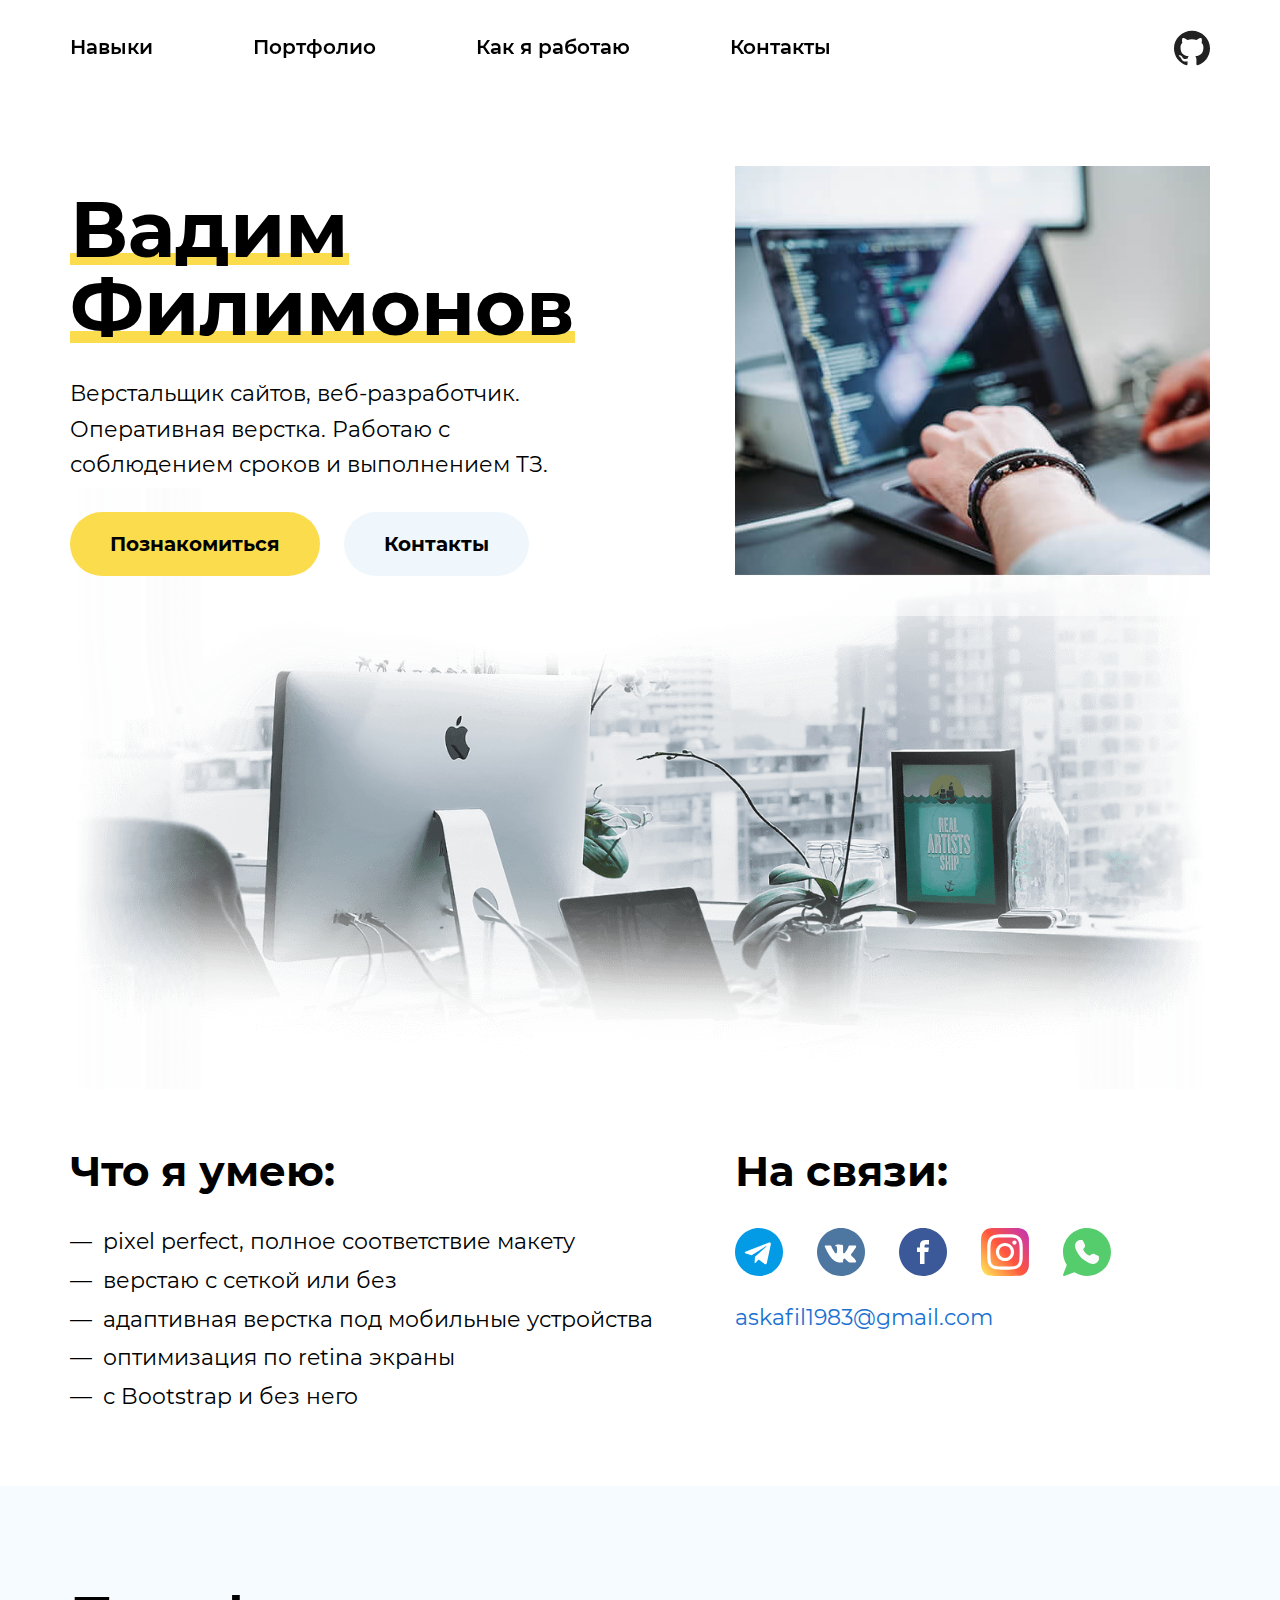
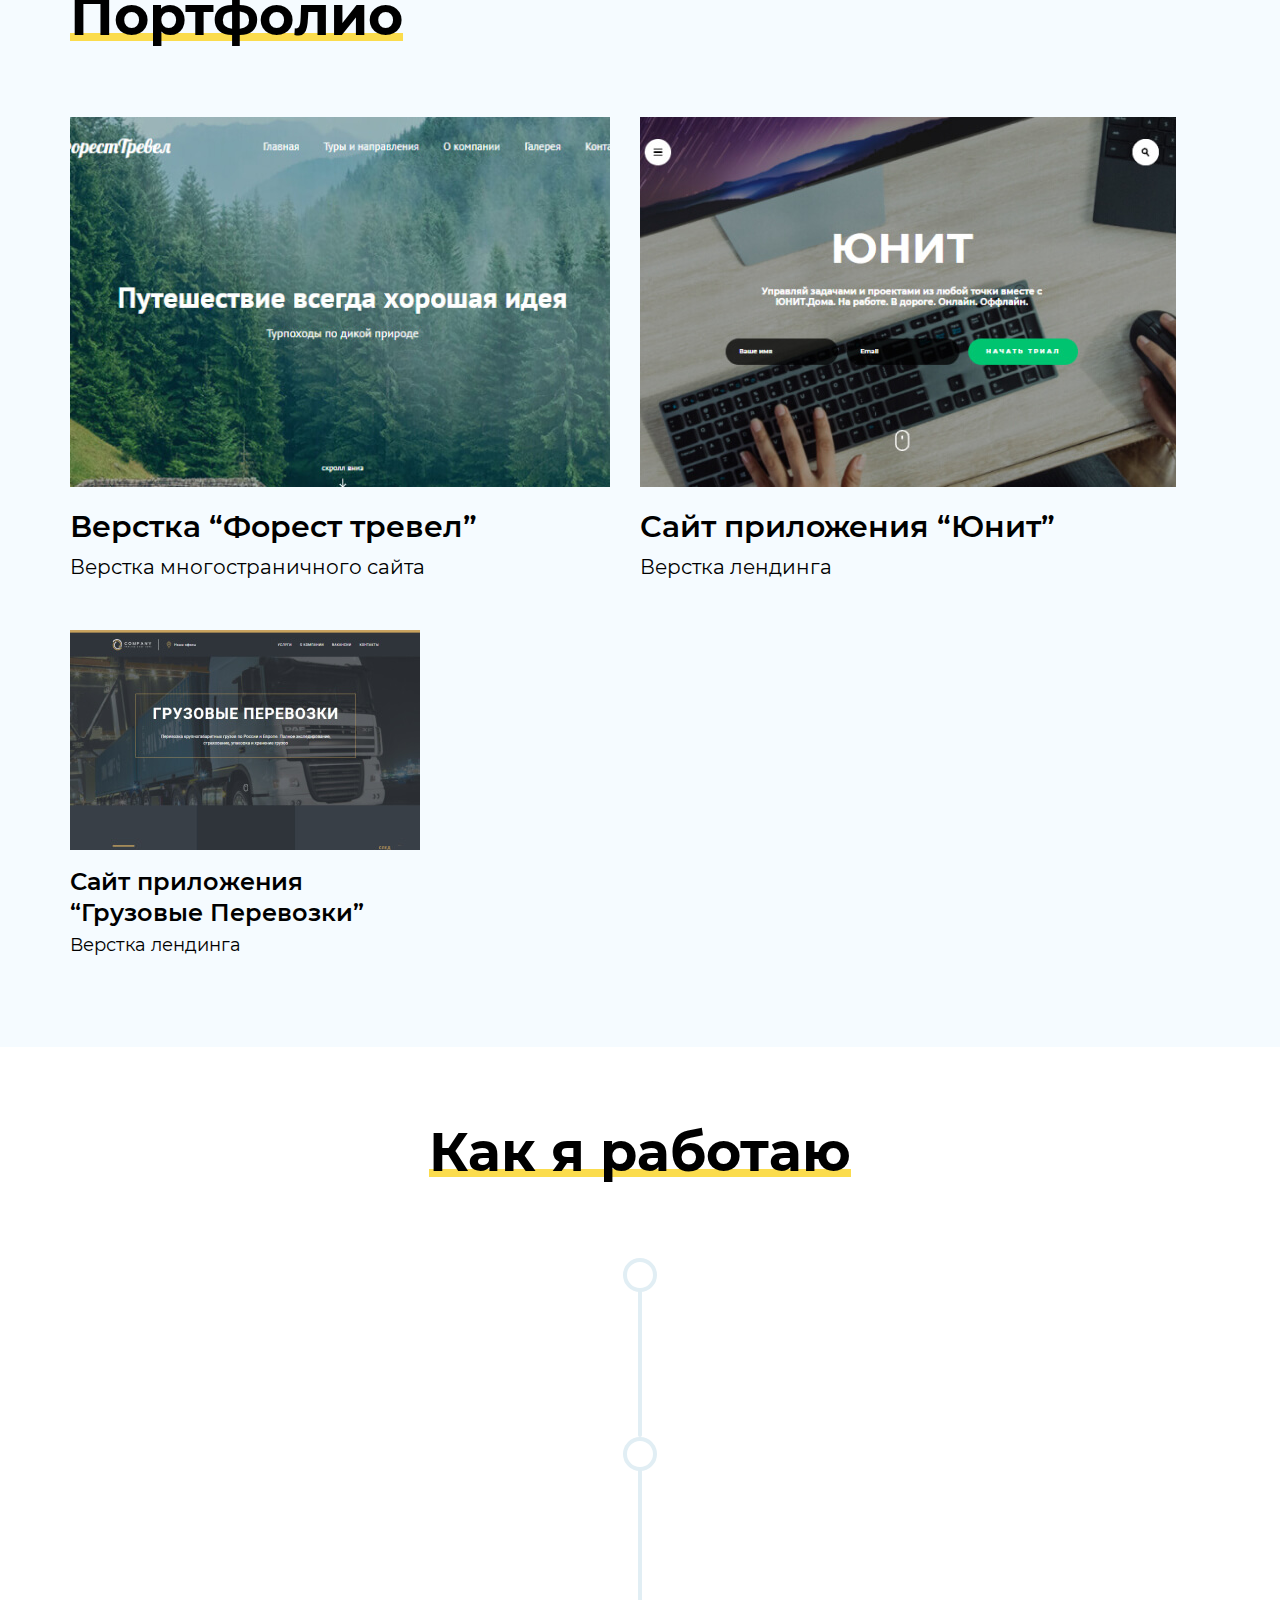
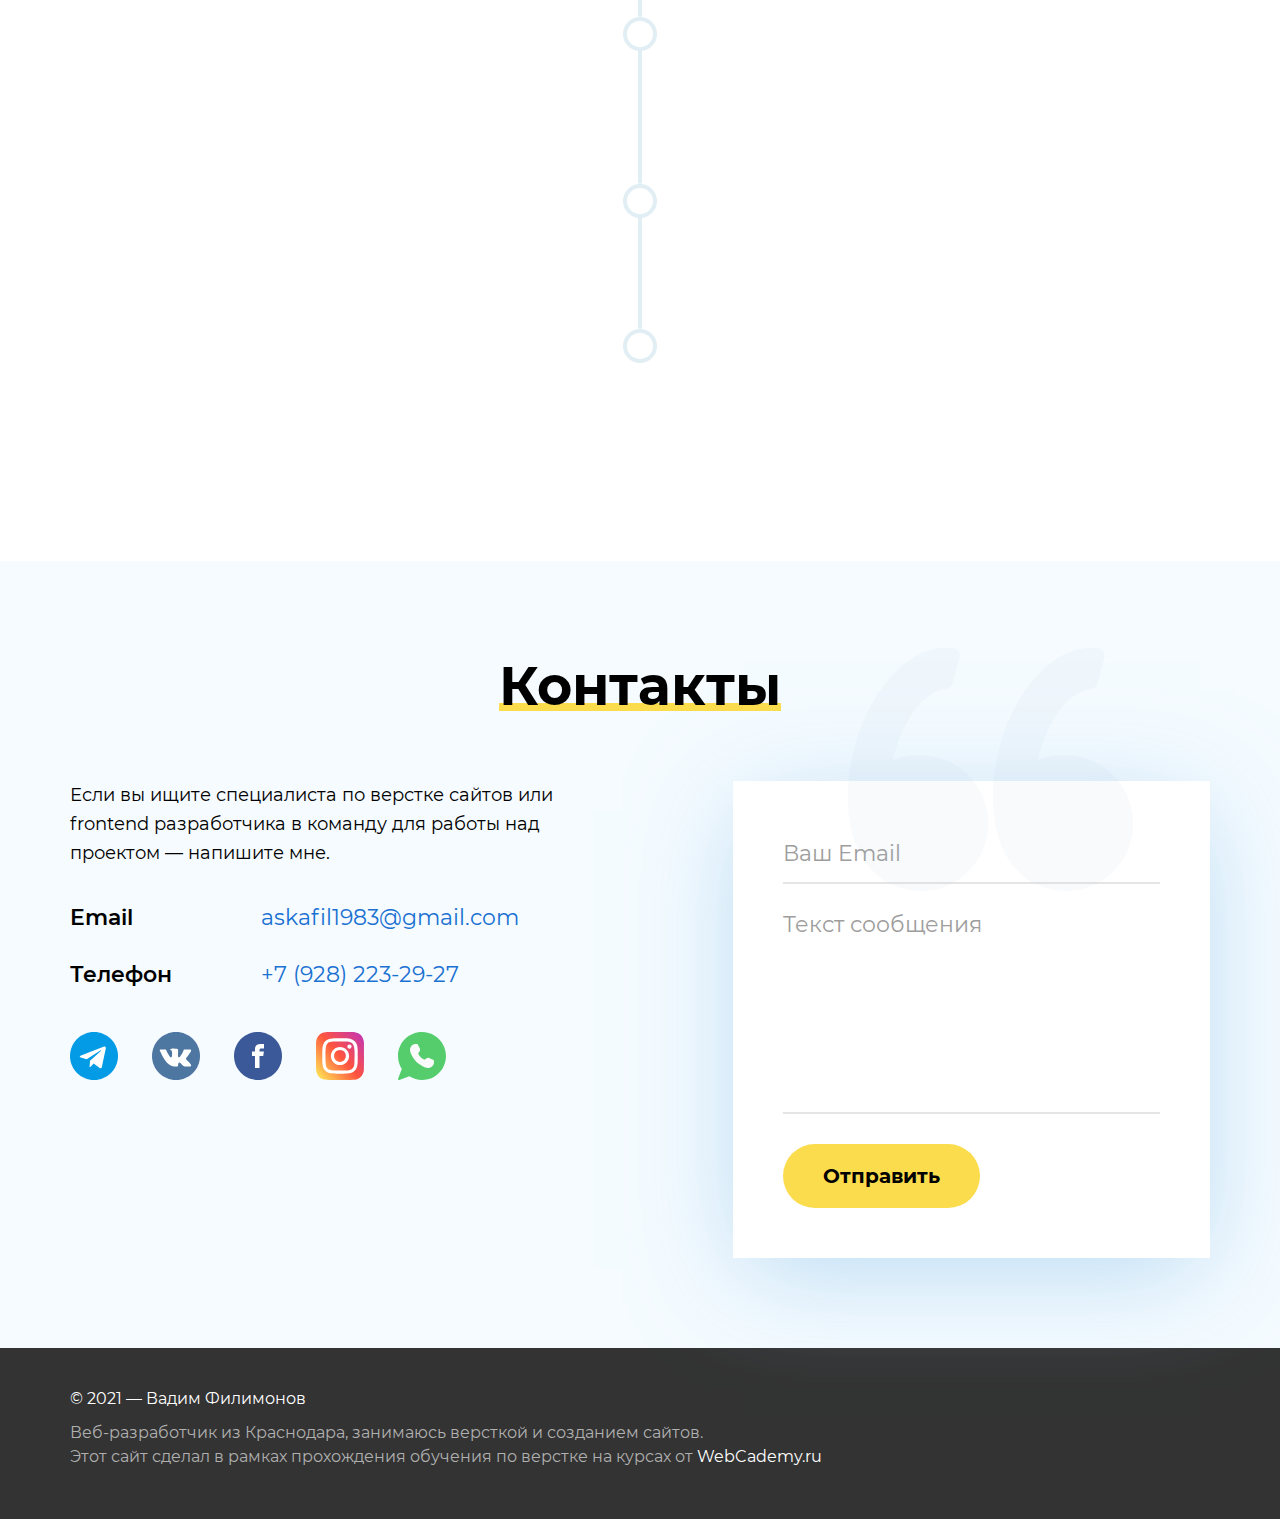
<file: index.html>
<!DOCTYPE html>
<html lang="ru">

<head>
	<!-- encoding -->
	<meta charset="UTF-8" />
	<!-- Mobile support -->
	<meta name="viewport" content="width=device-width, initial-scale=1.0" />

	<!-- Title and SEO -->
	<title>Вадим Филимонов - Портфолио</title>
	<meta name="description" content="Описание страницы" />
	<meta name="keywords" content="ключевые слова, фразы" />

	<!-- Styles -->
	<link href="https://unpkg.com/aos@2.3.1/dist/aos.css" rel="stylesheet">

	<link rel="stylesheet" href="./css/main.css" />

	<!-- Open Graph -->
	<meta property="og:url" content="https://filwork.ru/" />
	<meta property="og:type" content="website" />
	<meta property="og:title"
		content="Портфолио - Вадим Филимонов.Верстальщик сайтов, веб-разработчик. Оперативная верстка. Работаю с соблюдением сроков и выполнением ТЗ. " />
	<meta property="og:description"
		content="Портфолио - Вадим Филимонов.Верстальщик сайтов, веб-разработчик. Оперативная верстка. Работаю с соблюдением сроков и выполнением ТЗ." />
	<meta property="og:image" content="./img/opengraph.jpg" />

	<!-- Favicons -->
	<link rel="apple-touch-icon" sizes="180x180" href="./img/favicons/apple-touch-icon.png">
	<link rel="icon" type="image/png" sizes="32x32" href="./img/favicon/favicon-32x32.png">
	<link rel="icon" type="image/png" sizes="16x16" href="./img/favicons/favicon-16x16.png">
	<link rel="manifest" href="./img/favicons/site.webmanifest">
	<link rel="mask-icon" href="./img/favicons/safari-pinned-tab.svg" color="#5bbad5">
	<link rel="shortcut icon" href="./img/favicons/favicon.ico">
	<meta name="msapplication-TileColor" content="#2b5797">
	<meta name="msapplication-config" content="./img/favicons/browserconfig.xml">
	<meta name="theme-color" content="#ffffff">
</head>

<body>
	<svg style="display: none;" xmlns="http://www.w3.org/2000/svg">

		<symbol id="linkedin" width="32" height="32" viewBox="0 0 32 32">
			<g>
				<path
					d="M7.44897 10.2947H1.02492C0.739808 10.2947 0.508789 10.5258 0.508789 10.8108V31.4485C0.508789 31.7336 0.739808 31.9647 1.02492 31.9647H7.44897C7.73408 31.9647 7.9651 31.7336 7.9651 31.4485V10.8108C7.9651 10.5258 7.73408 10.2947 7.44897 10.2947Z"
					fill="black" />
				<path
					d="M4.23907 0.0351562C1.90163 0.0351562 0 1.93472 0 4.26958C0 6.60548 1.90163 8.50576 4.23907 8.50576C6.57466 8.50576 8.47474 6.60538 8.47474 4.26958C8.47484 1.93472 6.57466 0.0351562 4.23907 0.0351562Z"
					fill="black" />
				<path
					d="M23.7892 9.78174C21.209 9.78174 19.3017 10.8909 18.1449 12.1512V10.8108C18.1449 10.5258 17.9138 10.2947 17.6287 10.2947H11.4766C11.1915 10.2947 10.9604 10.5258 10.9604 10.8108V31.4485C10.9604 31.7336 11.1915 31.9647 11.4766 31.9647H17.8866C18.1717 31.9647 18.4027 31.7336 18.4027 31.4485V21.2376C18.4027 17.7968 19.3373 16.4563 21.7359 16.4563C24.3481 16.4563 24.5557 18.6053 24.5557 21.4147V31.4486C24.5557 31.7337 24.7867 31.9648 25.0718 31.9648H31.4842C31.7693 31.9648 32.0004 31.7337 32.0004 31.4486V20.1285C32.0004 15.0121 31.0248 9.78174 23.7892 9.78174Z"
					fill="black" />
			</g>
		</symbol>

		<symbol id="github" width="36" height="36" viewBox="0 0 36 36">
			<g>
				<path
					d="M18 0.75C8.055 0.75 0 8.67 0 18.438C0 26.2545 5.157 32.883 12.3075 35.22C13.2075 35.3865 13.5375 34.839 13.5375 34.3695C13.5375 33.9495 13.5225 32.8365 13.515 31.362C8.508 32.4285 7.452 28.989 7.452 28.989C6.633 26.9475 5.4495 26.4015 5.4495 26.4015C3.819 25.305 5.5755 25.3275 5.5755 25.3275C7.383 25.4505 8.3325 27.15 8.3325 27.15C9.9375 29.8545 12.546 29.073 13.575 28.6215C13.737 27.477 14.2005 26.6985 14.715 26.256C10.7175 25.8135 6.516 24.2925 6.516 17.5155C6.516 15.585 7.2135 14.007 8.3685 12.7695C8.166 12.3225 7.5585 10.524 8.526 8.088C8.526 8.088 10.0335 7.614 13.476 9.9015C14.916 9.5085 16.446 9.3135 17.976 9.3045C19.506 9.3135 21.036 9.5085 22.476 9.9015C25.896 7.614 27.4035 8.088 27.4035 8.088C28.371 10.524 27.7635 12.3225 27.5835 12.7695C28.731 14.007 29.4285 15.585 29.4285 17.5155C29.4285 24.3105 25.221 25.806 21.216 26.241C21.846 26.772 22.431 27.8565 22.431 29.514C22.431 31.881 22.4085 33.783 22.4085 34.3575C22.4085 34.821 22.7235 35.3745 23.646 35.1975C30.8475 32.8755 36 26.2425 36 18.438C36 8.67 27.9405 0.75 18 0.75Z"
					fill="#212121" />
			</g>
		</symbol>

		<symbol id="telegram" viewBox="0 0 48 48">
			<path
				d="M24 48C37.2548 48 48 37.2548 48 24C48 10.7452 37.2548 0 24 0C10.7452 0 0 10.7452 0 24C0 37.2548 10.7452 48 24 48Z"
				fill="#039BE5" />
			<path
				d="M10.9815 23.48L34.1216 14.558C35.1956 14.17 36.1336 14.82 35.7856 16.444L35.7875 16.442L31.8475 35.004C31.5555 36.32 30.7736 36.64 29.6796 36.02L23.6796 31.598L20.7855 34.386C20.4655 34.706 20.1955 34.976 19.5755 34.976L20.0015 28.87L31.1215 18.824C31.6056 18.398 31.0135 18.158 30.3755 18.582L16.6336 27.234L10.7095 25.386C9.42355 24.978 9.39555 24.1 10.9815 23.48Z"
				fill="white" />
		</symbol>

		<symbol id="vk" viewBox="0 0 48 48">
			<path
				d="M24 48C37.2548 48 48 37.2548 48 24C48 10.7452 37.2548 0 24 0C10.7452 0 0 10.7452 0 24C0 37.2548 10.7452 48 24 48Z"
				fill="#4D76A1" />
			<path fill-rule="evenodd" clip-rule="evenodd"
				d="M23.0933 34.5261H24.977C24.977 34.5261 25.546 34.4637 25.8365 34.1505C26.1039 33.863 26.0953 33.3231 26.0953 33.3231C26.0953 33.3231 26.0585 30.7955 27.2316 30.4233C28.388 30.0567 29.873 32.8662 31.447 33.9464C32.6372 34.764 33.5416 34.5847 33.5416 34.5847L37.7501 34.5261C37.7501 34.5261 39.9517 34.3905 38.9078 32.6595C38.8222 32.5179 38.2998 31.3791 35.7787 29.0389C33.1399 26.5896 33.4933 26.9858 36.672 22.749C38.6079 20.1688 39.3818 18.5936 39.1401 17.9189C38.9095 17.2763 37.4857 17.4462 37.4857 17.4462L32.7471 17.4757C32.7471 17.4757 32.3959 17.4278 32.1353 17.5835C31.8808 17.7362 31.7169 18.0922 31.7169 18.0922C31.7169 18.0922 30.967 20.0888 29.9667 21.7869C27.8567 25.3699 27.013 25.559 26.6682 25.3365C25.866 24.818 26.0662 23.2534 26.0662 22.142C26.0662 18.6697 26.5929 17.222 25.0408 16.8472C24.5257 16.7227 24.1466 16.6406 22.8293 16.6273C21.1386 16.6098 19.7075 16.6324 18.8972 17.0295C18.3582 17.2934 17.9423 17.8817 18.1956 17.9155C18.5088 17.9574 19.2181 18.1067 19.5941 18.6188C20.0797 19.2794 20.0626 20.7631 20.0626 20.7631C20.0626 20.7631 20.3416 24.8505 19.411 25.3583C18.7723 25.7066 17.8961 24.9955 16.015 21.7449C15.0511 20.0798 14.3234 18.2394 14.3234 18.2394C14.3234 18.2394 14.183 17.8954 13.9328 17.7114C13.629 17.4885 13.2046 17.4175 13.2046 17.4175L8.70178 17.447C8.70178 17.447 8.02582 17.4658 7.77768 17.7598C7.55693 18.0212 7.76014 18.5619 7.76014 18.5619C7.76014 18.5619 11.2854 26.8095 15.277 30.9658C18.937 34.7764 23.0933 34.5261 23.0933 34.5261Z"
				fill="white" />
		</symbol>

		<symbol id="facebook" viewBox="0 0 48 48">
			<path
				d="M23.9999 0C37.2555 0 48 10.746 48 24.0001C48 37.2557 37.2555 48 23.9999 48C10.7443 48 0 37.2555 0 24.0001C0 10.746 10.7445 0 23.9999 0Z"
				fill="#3B5998" />
			<path
				d="M26.9219 16.5224H30.0149V11.9534H26.379V11.9699C21.9734 12.1259 21.0705 14.6024 20.9909 17.2034H20.9819V19.485H17.9819V23.9594H20.9819V35.9533H25.5029V23.9594H29.2064L29.9218 19.485H25.5044V18.1065C25.5044 17.2275 26.0893 16.5224 26.9219 16.5224Z"
				fill="white" />
		</symbol>

		<symbol id="whatsapp" viewBox="0 0 48 48">
			<g clip-path="url(#clip0_122:1120)">
				<path
					d="M23.9871 0.0126458C10.7401 0.0154567 0.00357906 10.7566 0.00638989 24.0036C0.00732684 28.5906 1.32364 33.0811 3.79905 36.9428L0.0672913 46.6251C-0.131435 47.1401 0.124914 47.7186 0.639859 47.9174C0.755009 47.9618 0.877281 47.9845 1.00068 47.9844C1.11517 47.9849 1.22882 47.9653 1.33648 47.9264L11.3306 44.3585C22.5751 51.3617 37.3677 47.9234 44.3709 36.6788C51.374 25.4342 47.9357 10.6416 36.6912 3.63853C32.8795 1.2645 28.4778 0.00824217 23.9871 0.0126458Z"
					fill="#55CD6C" />
				<path
					d="M35.422 28.0979C35.422 28.0979 32.9735 26.8986 31.4404 26.0992C29.7054 25.2057 27.6666 26.8787 26.7072 27.8302C25.214 27.2566 23.8502 26.3908 22.6956 25.2836C21.5882 24.1292 20.7225 22.7654 20.1491 21.272C21.1005 20.3106 22.7695 18.2738 21.8801 16.5388C21.0905 15.0037 19.8813 12.5572 19.8813 12.5552C19.7116 12.2185 19.3669 12.0059 18.9898 12.0055H16.991C14.0801 12.5083 11.9636 15.0482 11.994 18.002C11.994 21.1401 15.7497 27.1686 18.2823 29.703C20.8148 32.2375 26.8433 35.9913 29.9833 35.9913C32.9371 36.0217 35.477 33.9051 35.9798 30.9943V28.9955C35.9801 28.6144 35.7638 28.2663 35.422 28.0979Z"
					fill="#FAFAFA" />
			</g>
		</symbol>
	</svg>


	<div class="header-top header-top--mobile">
		<div class="container">

			<div class="header-top__row">
				<ul class="navigation" id="header-menu">
					<li class="navigation__item">
						<a href="#aboutme">Навыки</a>
					</li>
					<li class="navigation__item">
						<a href="#portfolio">Портфолио</a>
					</li>
					<li class="navigation__item">
						<a href="#timeline">Как я работаю</a>
					</li>
					<li class="navigation__item">
						<a href="#contacts">Контакты</a>
					</li>
				</ul>
				<div class="icons">
					<!-- <a href="#">
							<svg>
								<use href="#linkedin"></use>
							</svg> -->

					</a>
					<a href="https://github.com/Filimonov-Vadim" target="_blank">
						<svg>
							<use href="#github"></use>
						</svg>

					</a>
				</div>

				<div class="header-top__row-name logo">
					<p>HTML Верстальщик</p>
				</div>
				<!-- Иконка навигации -->
				<div class="nav-icon">
					<div class="nav-icon__middle"></div>
				</div>

				<!--Моб. навигация  -->
				<nav class="nav">
					<a href="#aboutme">Навыки</a>
					<a href="#portfolio">Портфолио</a>
					<a href="#timeline">Как я работаю</a>
					<a href="#contacts">Контакты</a>

					<div class="soc-icons">
						<a href="https://t.me/vadfilwork" target="_blank">
							<svg>
								<use href="#telegram"></use>
							</svg>
						</a>
						<a href="https://vk.com/id6025028" target="_blank">
							<svg>
								<use href="#vk"></use>
							</svg>
						</a>
						<a href="https://www.facebook/profile.php?id=100033268924012" target="_blank">
							<svg>
								<use href="#facebook"></use>
							</svg>
						</a>
						<a href="https://www.instagram.com/p/COxhOyHJw3A/?utm_medium=share_sheet" target="_blank">
							<svg viewBox="0 0 48 48" fill="none" xmlns="http://www.w3.org/2000/svg">
								<g clip-path="url(#clip0_122:1113)">
									<path
										d="M2.99991 3.26603C-0.77209 7.18403 -8.97646e-05 11.346 -8.97646e-05 23.99C-8.97646e-05 34.49 -1.83209 45.016 7.75591 47.494C10.7499 48.264 37.2779 48.264 40.2679 47.49C44.2599 46.46 47.5079 43.222 47.9519 37.576C48.0139 36.788 48.0139 11.206 47.9499 10.402C47.4779 4.38803 43.7759 0.922032 38.8979 0.220032C37.7799 0.0580318 37.5559 0.0100318 31.8199 3.17544e-05C11.4739 0.0100318 7.01391 -0.895968 2.99991 3.26603Z"
										fill="url(#paint0_linear_122:1113)" />
									<path
										d="M23.9961 6.27803C16.7341 6.27803 9.83812 5.63203 7.20412 12.392C6.11612 15.184 6.27412 18.81 6.27412 24.002C6.27412 28.558 6.12812 32.84 7.20412 35.61C9.83212 42.374 16.7841 41.726 23.9921 41.726C30.9461 41.726 38.1161 42.45 40.7821 35.61C41.8721 32.79 41.7121 29.218 41.7121 24.002C41.7121 17.078 42.0941 12.608 38.7361 9.25203C35.3361 5.85203 30.7381 6.27803 23.9881 6.27803H23.9961ZM22.4081 9.47203C37.5561 9.44803 39.4841 7.76403 38.4201 31.158C38.0421 39.432 31.7421 38.524 23.9981 38.524C9.87812 38.524 9.47212 38.12 9.47212 23.994C9.47212 9.70403 10.5921 9.48003 22.4081 9.46803V9.47203ZM33.4561 12.414C32.2821 12.414 31.3301 13.366 31.3301 14.54C31.3301 15.714 32.2821 16.666 33.4561 16.666C34.6301 16.666 35.5821 15.714 35.5821 14.54C35.5821 13.366 34.6301 12.414 33.4561 12.414ZM23.9961 14.9C18.9701 14.9 14.8961 18.976 14.8961 24.002C14.8961 29.028 18.9701 33.102 23.9961 33.102C29.0221 33.102 33.0941 29.028 33.0941 24.002C33.0941 18.976 29.0221 14.9 23.9961 14.9ZM23.9961 18.094C31.8061 18.094 31.8161 29.91 23.9961 29.91C16.1881 29.91 16.1761 18.094 23.9961 18.094Z"
										fill="white" />
								</g>
								<defs>
									<linearGradient id="paint0_linear_122:1113" x1="3.09195" y1="44.9342" x2="47.7029"
										y2="6.32398" gradientUnits="userSpaceOnUse">
										<stop stop-color="#FFDD55" />
										<stop offset="0.5" stop-color="#FF543E" />
										<stop offset="1" stop-color="#C837AB" />
									</linearGradient>
									<clipPath id="clip0_122:1113">
										<rect width="48" height="48" fill="white" />
									</clipPath>
								</defs>
							</svg>

						</a>
						<a href="https://wa.me/79282232927" target="_blank">
							<svg>
								<use href="#whatsapp"></use>
							</svg>

						</a>

						<a href="https://github.com/Filimonov-Vadim" target="_blank">
							<svg>
								<use href="#github"></use>
							</svg>

						</a>
					</div>

					<div class="connection-email">
						<a href="mailto:askafil1983@gmail.com">askafil1983@gmail.com</a>
					</div>
				</nav>

				<div class="overlay"></div>
			</div>
		</div>
	</div>

	<header class="header">
		<div class="container">
			<div class="header__main">
				<div class="header__main-info">
					<div class="header__main-title">
						<h1 class="title-1 gradient">
							Вадим Филимонов
						</h1>
					</div>

					<p>Верстальщик сайтов, веб-разработчик. Оперативная верстка. Работаю с соблюдением сроков и выполнением
						ТЗ. </p>

					<div class="header__main-btn">
						<a href="./resume/Филимонов Вадим-верстальщик HTML-CSS.pdf" class="button btn--color"
							target="_blank">Познакомиться</a>
						<a href="#contacts" class="button">Контакты</a>
					</div>
				</div>
				<div class="header__main-img">
					<img src="./img/header/header1.jpg" alt="Work">
				</div>
			</div>

			<div class="header__img">
				<img src="./img/header/header-bg.png" alt="Workplace">
			</div>

			<div class="header__aboutme" id="aboutme">
				<div class="header__aboutme-info">
					<div class="header__aboutme-info-title">
						<h3 class="title-3">Что я умею:</h3>
					</div>
					<ul class="header__aboutme-list">
						<li>pixel perfect, полное соответствие макету</li>
						<li>верстаю с сеткой или без</li>
						<li>адаптивная верстка под мобильные устройства</li>
						<li>оптимизация по retina экраны</li>
						<li>с Bootstrap и без него</li>
					</ul>
				</div>

				<div class="header__aboutme-connection">
					<div class="header__aboutme-connection-title">
						<h3 class="title-3">На связи:</h3>
					</div>
					<div class="soc-icons">
						<a href="https://t.me/vadfilwork" target="_blank">
							<svg>
								<use href="#telegram"></use>
							</svg>
						</a>
						<a href="https://vk.com/id6025028" target="_blank">
							<svg>
								<use href="#vk"></use>
							</svg>
						</a>
						<a href="https://www.facebook/profile.php?id=100033268924012" target="_blank">
							<svg>
								<use href="#facebook"></use>
							</svg>
						</a>
						<a href="https://www.instagram.com/p/COxhOyHJw3A/?utm_medium=share_sheet" target="_blank">
							<svg viewBox="0 0 48 48" fill="none" xmlns="http://www.w3.org/2000/svg">
								<g clip-path="url(#clip0_122:1113)">
									<path
										d="M2.99991 3.26603C-0.77209 7.18403 -8.97646e-05 11.346 -8.97646e-05 23.99C-8.97646e-05 34.49 -1.83209 45.016 7.75591 47.494C10.7499 48.264 37.2779 48.264 40.2679 47.49C44.2599 46.46 47.5079 43.222 47.9519 37.576C48.0139 36.788 48.0139 11.206 47.9499 10.402C47.4779 4.38803 43.7759 0.922032 38.8979 0.220032C37.7799 0.0580318 37.5559 0.0100318 31.8199 3.17544e-05C11.4739 0.0100318 7.01391 -0.895968 2.99991 3.26603Z"
										fill="url(#paint0_linear_122:1113)" />
									<path
										d="M23.9961 6.27803C16.7341 6.27803 9.83812 5.63203 7.20412 12.392C6.11612 15.184 6.27412 18.81 6.27412 24.002C6.27412 28.558 6.12812 32.84 7.20412 35.61C9.83212 42.374 16.7841 41.726 23.9921 41.726C30.9461 41.726 38.1161 42.45 40.7821 35.61C41.8721 32.79 41.7121 29.218 41.7121 24.002C41.7121 17.078 42.0941 12.608 38.7361 9.25203C35.3361 5.85203 30.7381 6.27803 23.9881 6.27803H23.9961ZM22.4081 9.47203C37.5561 9.44803 39.4841 7.76403 38.4201 31.158C38.0421 39.432 31.7421 38.524 23.9981 38.524C9.87812 38.524 9.47212 38.12 9.47212 23.994C9.47212 9.70403 10.5921 9.48003 22.4081 9.46803V9.47203ZM33.4561 12.414C32.2821 12.414 31.3301 13.366 31.3301 14.54C31.3301 15.714 32.2821 16.666 33.4561 16.666C34.6301 16.666 35.5821 15.714 35.5821 14.54C35.5821 13.366 34.6301 12.414 33.4561 12.414ZM23.9961 14.9C18.9701 14.9 14.8961 18.976 14.8961 24.002C14.8961 29.028 18.9701 33.102 23.9961 33.102C29.0221 33.102 33.0941 29.028 33.0941 24.002C33.0941 18.976 29.0221 14.9 23.9961 14.9ZM23.9961 18.094C31.8061 18.094 31.8161 29.91 23.9961 29.91C16.1881 29.91 16.1761 18.094 23.9961 18.094Z"
										fill="white" />
								</g>
								<defs>
									<linearGradient id="paint0_linear_122:1113" x1="3.09195" y1="44.9342" x2="47.7029"
										y2="6.32398" gradientUnits="userSpaceOnUse">
										<stop stop-color="#FFDD55" />
										<stop offset="0.5" stop-color="#FF543E" />
										<stop offset="1" stop-color="#C837AB" />
									</linearGradient>
									<clipPath id="clip0_122:1113">
										<rect width="48" height="48" fill="white" />
									</clipPath>
								</defs>
							</svg>

						</a>
						<a href="https://wa.me/79282232927" target="_blank">
							<svg>
								<use href="#whatsapp"></use>
							</svg>

						</a>
					</div>
					<div class="connection-email header__aboutme-connection-email">
						<a href="mailto:askafil1983@gmail.com">askafil1983@gmail.com</a>
					</div>
				</div>
			</div>
		</div>
	</header>

	<main class="portfolio" id="portfolio">
		<div class="container">
			<div class="porfolio__title">
				<h2 class="title-2 gradient">Портфолио</h2>
			</div>

			<div class="mix-block">
				<!-- <div class="mix-block__btn">
						<button type="button" data-filter = "all" class="mix-block__btn-all">Все проекты</button>
						<button type="button" data-filter = ".site">Сайты</button>
						<button type="button" data-filter = ".lend">Лендинги</button>
					</div> -->

				<div class="portfolio__card-wrapper" id="mix-cards">
					<!-- Card-big  -->
					<a href="https://filwork.ru/project/forest-trevel/index.html" target="_blank" class="card-big mix site">
						<div class="card-big__img">
							<img src="./img/portfolio/forest-trevel.jpg" alt="forest-trevel">
							<span>Смотреть проект</span>
						</div>
						<div class="card-big__title">
							<h4 class="title-4">Верстка “Форест тревел”</h4>
							<p>Верстка многостраничного сайта</p>
						</div>


					</a>
					<!--// Card-big  -->
					<!-- Card-big  -->
					<a href="https://filwork.ru/project/unit-project/index.html" target="_blank" class="card-big mix lend">
						<div class="card-big__img">
							<img src="./img/portfolio/unit.jpg" alt="unit">
							<span>Смотреть проект</span>
						</div>
						<div class="card-big__title">
							<h4 class="title-4">Сайт приложения “Юнит”</h4>
							<p>Верстка лендинга</p>
						</div>
					</a>
					<!--//Card- big  -->

					<!-- Card  -->
					<a href="https://filwork.ru/project/freight-transportation/index.html" target="_blank"
						class="card mix lend">
						<div class="card__img">
							<img src="./img/portfolio/freight-transportation.jpg" alt="freight-transportation">
							<span>Смотреть проект</span>
						</div>
						<div class="card__title">
							<h4 class="title-5">Сайт приложения “Грузовые Перевозки”</h4>
							<p>Верстка лендинга</p>
						</div>
					</a>
					<!--//Card -->
					<!-- Card  -->
					<!-- <a href="#" class="card mix site">
							<div class="card__img">
								<img src="./img/portfolio/portfolio-2.jpg" alt="portfolio-2">
								<span>Смотреть проект</span>
							</div>
							<div class="card__title">
								<h4 class="title-5">Верстка “Мир Авто”</h4>
								<p>Верстка многостраничного сайта </p>
							</div>
						</a> -->
					<!--//Card -->
					<!-- Card  -->
					<!-- <a href="#" class="card mix site">
							<div class="card__img">
								<img src="./img/portfolio/portfolio-3.jpg" alt="portfolio-3">
								<span>Смотреть проект</span>
							</div>
							<div class="card__title">
								<h4 class="title-5">Верстка “Мир Авто”</h4>
								<p>Верстка многостраничного сайта </p>
							</div>
						</a> -->
					<!--//Card -->
				</div>
			</div>


		</div>
	</main>

	<div class="timeline" id="timeline">
		<div class="container">
			<div class="timeline__title">
				<h2 class="title-2 gradient">Как я работаю</h2>
			</div>
			<div class="timeline__step-wrapper">
				<!-- Timeline__step -->
				<div class="step">
					<div class="step__icons"></div>
					<div class="step__text" data-aos="zoom-in-down">
						<div class="step__text-title">
							<h5 class="title-6 gradient">Оцениваю макет</h5>
						</div>
						<p>Оцениваю объем работы, сложность, нюансы. Задаю вопросы.</p>
						<span>Время: 2 часа</span>
					</div>
				</div>
				<!-- // Timeline__step -->
				<!-- Timeline__step -->
				<div class="step">
					<div class="step__icons"></div>
					<div class="step__text" data-aos="zoom-in-down">
						<div class="step__text-title">
							<h5 class="title-6 gradient">ТЗ, смета и график работ</h5>
						</div>
						<p>Согласовываем техническое задание и график работ по проекту. Осмечиваю стоимость по этапам работы.
						</p>
						<span>Время: 2 - 4 часа</span>
					</div>
				</div>
				<!-- // Timeline__step -->
				<!-- Timeline__step -->
				<div class="step">
					<div class="step__icons"></div>
					<div class="step__text" data-aos="zoom-in-down">
						<div class="step__text-title">
							<h5 class="title-6 gradient">Вы держите руку на пульсе</h5>
						</div>
						<p>Выдаю клиенту доступ к GitHub репозиторию и доске Trello. Вы в любое время можете видеть актуальное
							состояние проекта и задач.</p>
					</div>
				</div>
				<!-- // Timeline__step -->
				<!-- Timeline__step -->
				<div class="step">
					<div class="step__icons"></div>
					<div class="step__text" data-aos="zoom-in-down">
						<div class="step__text-title">
							<h5 class="title-6 gradient">Выполняю каждый этап</h5>
						</div>
						<p>Поочередно выполняю каждый этап работы. Передаю результаты. Заказчик производит поэтапную оплату.
						</p>
					</div>
				</div>
				<!-- // Timeline__step -->
				<!-- Timeline__step -->
				<div class="step">
					<div class="step__icons"></div>
					<div class="step__text" data-aos="zoom-in-down">
						<div class="step__text-title">
							<h5 class="title-6 gradient">Финальное ревью проекта</h5>
						</div>
						<p>Проект готов. Финальное ревью и полировка до идеального состояния. Передаю файлы проекта, заливаю
							сайт на хостинг заказчика.</p>
						<span>Время: 2 - 4 часа</span>
					</div>
				</div>
				<!-- // Timeline__step -->
				<!-- // Timeline__step-wrapper -->
			</div>
		</div>
	</div>

	<div class="contacts" id="contacts">
		<div class="container">
			<div class="contacts__title">
				<h2 class="title-2 gradient">Контакты</h2>
			</div>
			<div class="contacts__wrapper">
				<div class="contacts__info">
					<div class="contacts__text">
						<p>Если вы ищите специалиста по верстке сайтов или frontend разработчика в команду для работы над
							проектом — напишите мне.
						</p>
					</div>

					<div class="connection">
						<div class="connection-email">
							<span>Email</span>
							<a href="mailto:askafil1983@gmail.com">askafil1983@gmail.com</a>
						</div>
						<div class="connection-phone">
							<span>Телефон</span>
							<a href="tel:+79282232927">+7 (928) 223-29-27</a>
						</div>
					</div>

					<div class="soc-icons">
						<a href="https://t.me/vadfilwork" target="_blank">
							<svg>
								<use href="#telegram"></use>
							</svg>
						</a>
						<a href="https://vk.com/id6025028" target="_blank">
							<svg>
								<use href="#vk"></use>
							</svg>
						</a>
						<a href="https://www.facebook/profile.php?id=100033268924012" target="_blank">
							<svg>
								<use href="#facebook"></use>
							</svg>
						</a>
						<a href="https://www.instagram.com/p/COxhOyHJw3A/?utm_medium=share_sheet" target="_blank">
							<svg viewBox="0 0 48 48" fill="none" xmlns="http://www.w3.org/2000/svg">
								<g clip-path="url(#clip0_122:1113)">
									<path
										d="M2.99991 3.26603C-0.77209 7.18403 -8.97646e-05 11.346 -8.97646e-05 23.99C-8.97646e-05 34.49 -1.83209 45.016 7.75591 47.494C10.7499 48.264 37.2779 48.264 40.2679 47.49C44.2599 46.46 47.5079 43.222 47.9519 37.576C48.0139 36.788 48.0139 11.206 47.9499 10.402C47.4779 4.38803 43.7759 0.922032 38.8979 0.220032C37.7799 0.0580318 37.5559 0.0100318 31.8199 3.17544e-05C11.4739 0.0100318 7.01391 -0.895968 2.99991 3.26603Z"
										fill="url(#paint0_linear_122:1113)" />
									<path
										d="M23.9961 6.27803C16.7341 6.27803 9.83812 5.63203 7.20412 12.392C6.11612 15.184 6.27412 18.81 6.27412 24.002C6.27412 28.558 6.12812 32.84 7.20412 35.61C9.83212 42.374 16.7841 41.726 23.9921 41.726C30.9461 41.726 38.1161 42.45 40.7821 35.61C41.8721 32.79 41.7121 29.218 41.7121 24.002C41.7121 17.078 42.0941 12.608 38.7361 9.25203C35.3361 5.85203 30.7381 6.27803 23.9881 6.27803H23.9961ZM22.4081 9.47203C37.5561 9.44803 39.4841 7.76403 38.4201 31.158C38.0421 39.432 31.7421 38.524 23.9981 38.524C9.87812 38.524 9.47212 38.12 9.47212 23.994C9.47212 9.70403 10.5921 9.48003 22.4081 9.46803V9.47203ZM33.4561 12.414C32.2821 12.414 31.3301 13.366 31.3301 14.54C31.3301 15.714 32.2821 16.666 33.4561 16.666C34.6301 16.666 35.5821 15.714 35.5821 14.54C35.5821 13.366 34.6301 12.414 33.4561 12.414ZM23.9961 14.9C18.9701 14.9 14.8961 18.976 14.8961 24.002C14.8961 29.028 18.9701 33.102 23.9961 33.102C29.0221 33.102 33.0941 29.028 33.0941 24.002C33.0941 18.976 29.0221 14.9 23.9961 14.9ZM23.9961 18.094C31.8061 18.094 31.8161 29.91 23.9961 29.91C16.1881 29.91 16.1761 18.094 23.9961 18.094Z"
										fill="white" />
								</g>
								<defs>
									<linearGradient id="paint0_linear_122:1113" x1="3.09195" y1="44.9342" x2="47.7029"
										y2="6.32398" gradientUnits="userSpaceOnUse">
										<stop stop-color="#FFDD55" />
										<stop offset="0.5" stop-color="#FF543E" />
										<stop offset="1" stop-color="#C837AB" />
									</linearGradient>
									<clipPath id="clip0_122:1113">
										<rect width="48" height="48" fill="white" />
									</clipPath>
								</defs>
							</svg>

						</a>
						<a href="https://wa.me/79282232927" target="_blank">
							<svg>
								<use href="#whatsapp"></use>
							</svg>

						</a>
					</div>

				</div>

				<div>
					<form action="#" class="contacts-form">
						<div class="form-item">
							<span class="fake-placeholder">Ваш Email</span>
							<input type="email" name="email" class="form-field">
						</div>

						<div class="form-item">
							<span class="fake-placeholder">Текст сообщения</span>
							<textarea name="message" class="form-field" id="#" cols="30" rows="10"></textarea>
						</div>

						<div class="form-item">
							<input type="submit" value="Отправить" class="button btn--color form-btn">
						</div>
					</form>
					<div id="answer"></div>
				</div>
			</div>

			<div class="contacts-icons">
				<img src="./img/contacts/path.png" alt="path">
				<img src="./img/contacts/path.png" alt="path">
			</div>


		</div>
	</div>

	<footer class="footer">
		<div class="container">
			<div class="footer__copyright">
				<p>&copy; 2021 &mdash; Вадим Филимонов</p>
			</div>
			<div class="footer__text">
				<p>Веб-разработчик из Краснодара, занимаюсь версткой и созданием сайтов. </p>
				<p>
					Этот сайт сделал в рамках прохождения обучения по верстке на курсах от <a href="https://webcademy.ru/"
						target="_blank">WebCademy.ru</a>
				</p>
			</div>
		</div>
	</footer>

	<a href="#top" class="backtop-btn">&#8679;</a>


	<script src="./libs/jquery/jquery-3.6.0.min.js"></script>

	<script src="./libs/pagenav/nav.js"></script>

	<script src="./libs/mixitup/mixitup.min.js"></script>

	<script src="https://unpkg.com/aos@2.3.1/dist/aos.js"></script>
	<script>
		AOS.init();
	</script>
	<script src="./libs/jqueryvalidate/jquery.validate.min.js"></script>

	<script src="./js/main.js"></script>
</body>

</html>
</file>
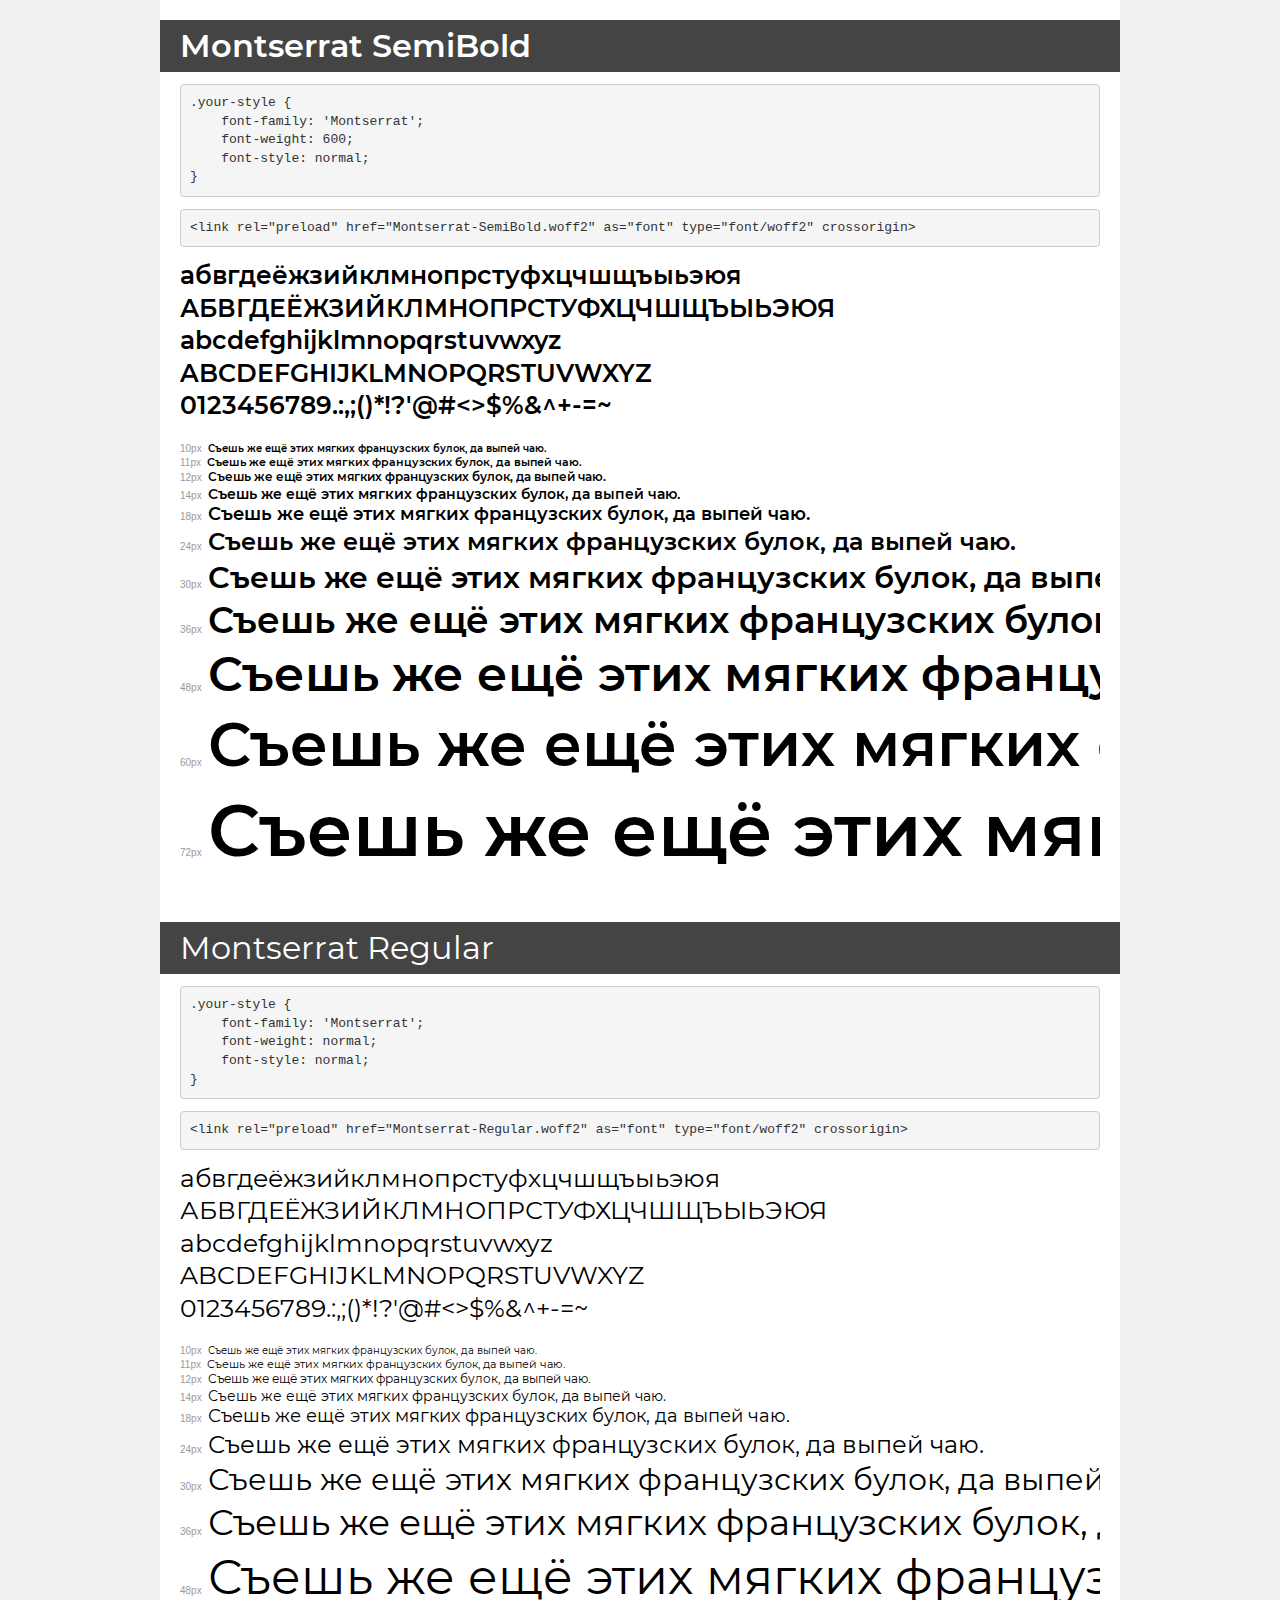
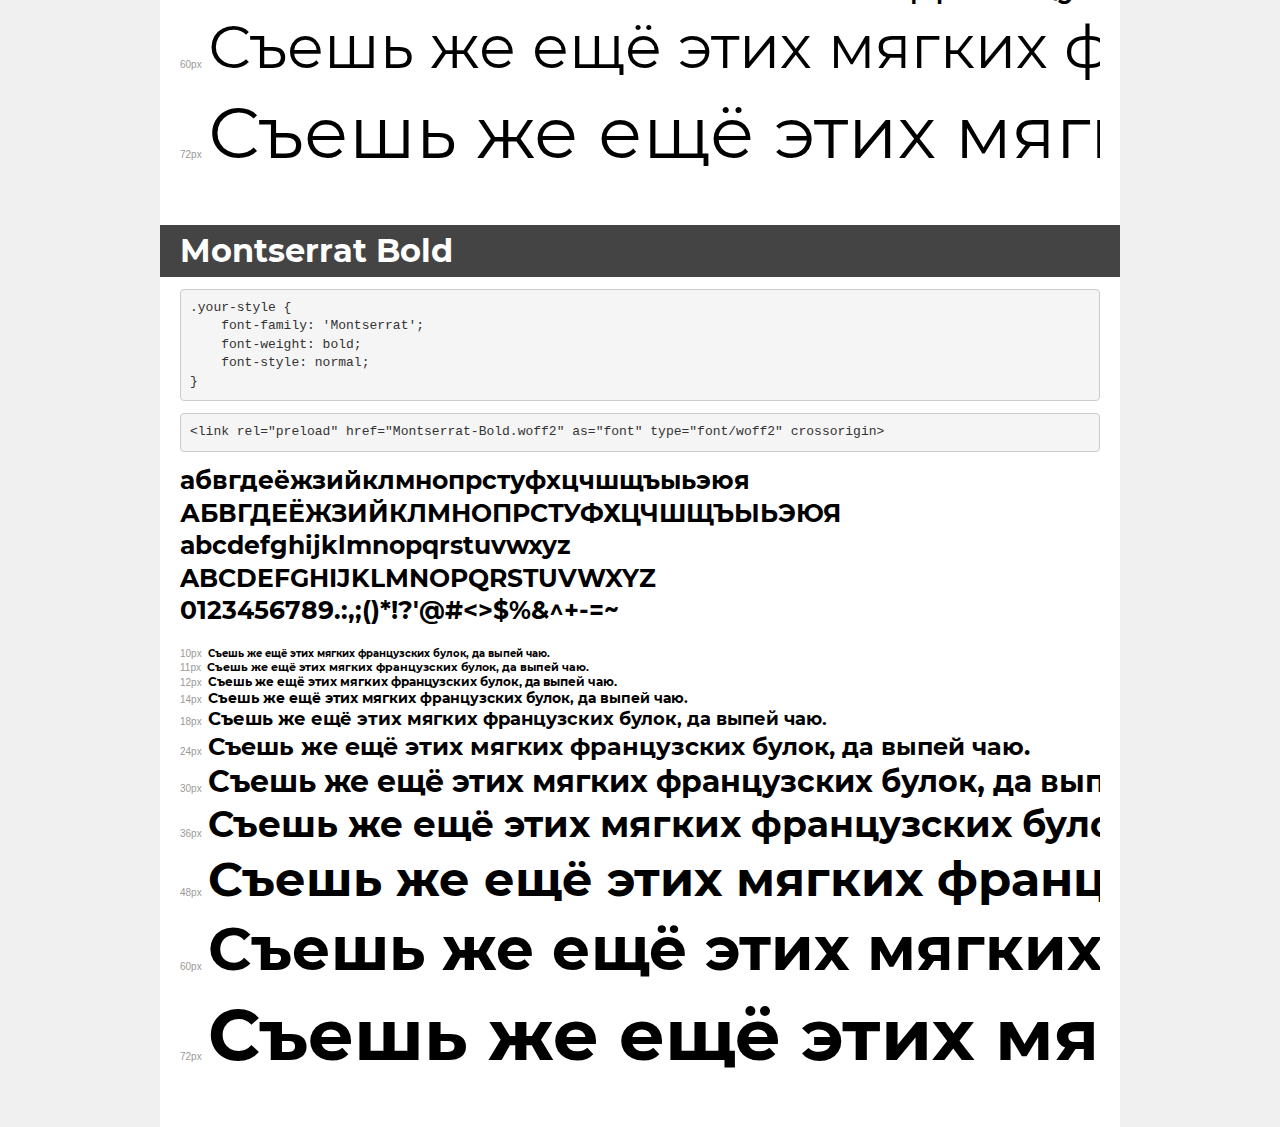
<file: fonts/montserrat/demo.html>
<!DOCTYPE html>
<html lang="en">
<head>
    <meta charset="utf-8">
    <meta http-equiv="X-UA-Compatible" content="IE=edge">
    <meta name="viewport" content="width=device-width, initial-scale=1">
    <meta name="robots" content="noindex, noarchive">
    <meta name="format-detection" content="telephone=no">
    <title>Transfonter demo</title>
    <link href="stylesheet.css" rel="stylesheet">
    <style>
        /*
        http://meyerweb.com/eric/tools/css/reset/
        v2.0 | 20110126
        License: none (public domain)
        */
        html, body, div, span, applet, object, iframe,
        h1, h2, h3, h4, h5, h6, p, blockquote, pre,
        a, abbr, acronym, address, big, cite, code,
        del, dfn, em, img, ins, kbd, q, s, samp,
        small, strike, strong, sub, sup, tt, var,
        b, u, i, center,
        dl, dt, dd, ol, ul, li,
        fieldset, form, label, legend,
        table, caption, tbody, tfoot, thead, tr, th, td,
        article, aside, canvas, details, embed,
        figure, figcaption, footer, header, hgroup,
        menu, nav, output, ruby, section, summary,
        time, mark, audio, video {
            margin: 0;
            padding: 0;
            border: 0;
            font-size: 100%;
            font: inherit;
            vertical-align: baseline;
        }
        /* HTML5 display-role reset for older browsers */
        article, aside, details, figcaption, figure,
        footer, header, hgroup, menu, nav, section {
            display: block;
        }
        body {
            line-height: 1;
        }
        ol, ul {
            list-style: none;
        }
        blockquote, q {
            quotes: none;
        }
        blockquote:before, blockquote:after,
        q:before, q:after {
            content: '';
            content: none;
        }
        table {
            border-collapse: collapse;
            border-spacing: 0;
        }
        /* demo styles */
        body {
            background: #f0f0f0;
            color: #000;
        }
        .page {
            background: #fff;
            width: 920px;
            margin: 0 auto;
            padding: 20px 20px 0 20px;
            overflow: hidden;
        }
        .font-container {
            overflow-x: auto;
            overflow-y: hidden;
            margin-bottom: 40px;
            line-height: 1.3;
            white-space: nowrap;
            padding-bottom: 5px;
        }
        h1 {
            position: relative;
            background: #444;
            font-size: 32px;
            color: #fff;
            padding: 10px 20px;
            margin: 0 -20px 12px -20px;
        }
        .letters {
            font-size: 25px;
            margin-bottom: 20px;
        }
        .s10:before {
            content: '10px';
        }
        .s11:before {
            content: '11px';
        }
        .s12:before {
            content: '12px';
        }
        .s14:before {
            content: '14px';
        }
        .s18:before {
            content: '18px';
        }
        .s24:before {
            content: '24px';
        }
        .s30:before {
            content: '30px';
        }
        .s36:before {
            content: '36px';
        }
        .s48:before {
            content: '48px';
        }
        .s60:before {
            content: '60px';
        }
        .s72:before {
            content: '72px';
        }
        .s10:before, .s11:before, .s12:before, .s14:before,
        .s18:before, .s24:before, .s30:before, .s36:before,
        .s48:before, .s60:before, .s72:before {
            font-family: Arial, sans-serif;
            font-size: 10px;
            font-weight: normal;
            font-style: normal;
            color: #999;
            padding-right: 6px;
        }
        pre {
            display: block;
            padding: 9px;
            margin: 0 0 12px;
            font-family: Monaco, Menlo, Consolas, "Courier New", monospace;
            font-size: 13px;
            line-height: 1.428571429;
            color: #333;
            font-weight: normal;
            font-style: normal;
            background-color: #f5f5f5;
            border: 1px solid #ccc;
            overflow-x: auto;
            border-radius: 4px;
        }
        /* responsive */
        @media (max-width: 959px) {
            .page {
                width: auto;
                margin: 0;
            }
        }
    </style>
</head>
<body>
<div class="page">
    <div class="demo">
        <h1 style="font-family: 'Montserrat'; font-weight: 600; font-style: normal;">Montserrat SemiBold</h1>
        <pre title="Usage">.your-style {
    font-family: 'Montserrat';
    font-weight: 600;
    font-style: normal;
}</pre>
        <pre title="Preload (optional)">
&lt;link rel=&quot;preload&quot; href=&quot;Montserrat-SemiBold.woff2&quot; as=&quot;font&quot; type=&quot;font/woff2&quot; crossorigin&gt;</pre>
        <div class="font-container" style="font-family: 'Montserrat'; font-weight: 600; font-style: normal;">
            <p class="letters">
                абвгдеёжзийклмнопрстуфхцчшщъыьэюя<br>
АБВГДЕЁЖЗИЙКЛМНОПРСТУФХЦЧШЩЪЫЬЭЮЯ<br>
abcdefghijklmnopqrstuvwxyz<br>
ABCDEFGHIJKLMNOPQRSTUVWXYZ<br>
                0123456789.:,;()*!?'@#&lt;&gt;$%&^+-=~
            </p>
            <p class="s10" style="font-size: 10px;">Съешь же ещё этих мягких французских булок, да выпей чаю.</p>
            <p class="s11" style="font-size: 11px;">Съешь же ещё этих мягких французских булок, да выпей чаю.</p>
            <p class="s12" style="font-size: 12px;">Съешь же ещё этих мягких французских булок, да выпей чаю.</p>
            <p class="s14" style="font-size: 14px;">Съешь же ещё этих мягких французских булок, да выпей чаю.</p>
            <p class="s18" style="font-size: 18px;">Съешь же ещё этих мягких французских булок, да выпей чаю.</p>
            <p class="s24" style="font-size: 24px;">Съешь же ещё этих мягких французских булок, да выпей чаю.</p>
            <p class="s30" style="font-size: 30px;">Съешь же ещё этих мягких французских булок, да выпей чаю.</p>
            <p class="s36" style="font-size: 36px;">Съешь же ещё этих мягких французских булок, да выпей чаю.</p>
            <p class="s48" style="font-size: 48px;">Съешь же ещё этих мягких французских булок, да выпей чаю.</p>
            <p class="s60" style="font-size: 60px;">Съешь же ещё этих мягких французских булок, да выпей чаю.</p>
            <p class="s72" style="font-size: 72px;">Съешь же ещё этих мягких французских булок, да выпей чаю.</p>
        </div>
    </div>

    <div class="demo">
        <h1 style="font-family: 'Montserrat'; font-weight: normal; font-style: normal;">Montserrat Regular</h1>
        <pre title="Usage">.your-style {
    font-family: 'Montserrat';
    font-weight: normal;
    font-style: normal;
}</pre>
        <pre title="Preload (optional)">
&lt;link rel=&quot;preload&quot; href=&quot;Montserrat-Regular.woff2&quot; as=&quot;font&quot; type=&quot;font/woff2&quot; crossorigin&gt;</pre>
        <div class="font-container" style="font-family: 'Montserrat'; font-weight: normal; font-style: normal;">
            <p class="letters">
                абвгдеёжзийклмнопрстуфхцчшщъыьэюя<br>
АБВГДЕЁЖЗИЙКЛМНОПРСТУФХЦЧШЩЪЫЬЭЮЯ<br>
abcdefghijklmnopqrstuvwxyz<br>
ABCDEFGHIJKLMNOPQRSTUVWXYZ<br>
                0123456789.:,;()*!?'@#&lt;&gt;$%&^+-=~
            </p>
            <p class="s10" style="font-size: 10px;">Съешь же ещё этих мягких французских булок, да выпей чаю.</p>
            <p class="s11" style="font-size: 11px;">Съешь же ещё этих мягких французских булок, да выпей чаю.</p>
            <p class="s12" style="font-size: 12px;">Съешь же ещё этих мягких французских булок, да выпей чаю.</p>
            <p class="s14" style="font-size: 14px;">Съешь же ещё этих мягких французских булок, да выпей чаю.</p>
            <p class="s18" style="font-size: 18px;">Съешь же ещё этих мягких французских булок, да выпей чаю.</p>
            <p class="s24" style="font-size: 24px;">Съешь же ещё этих мягких французских булок, да выпей чаю.</p>
            <p class="s30" style="font-size: 30px;">Съешь же ещё этих мягких французских булок, да выпей чаю.</p>
            <p class="s36" style="font-size: 36px;">Съешь же ещё этих мягких французских булок, да выпей чаю.</p>
            <p class="s48" style="font-size: 48px;">Съешь же ещё этих мягких французских булок, да выпей чаю.</p>
            <p class="s60" style="font-size: 60px;">Съешь же ещё этих мягких французских булок, да выпей чаю.</p>
            <p class="s72" style="font-size: 72px;">Съешь же ещё этих мягких французских булок, да выпей чаю.</p>
        </div>
    </div>

    <div class="demo">
        <h1 style="font-family: 'Montserrat'; font-weight: bold; font-style: normal;">Montserrat Bold</h1>
        <pre title="Usage">.your-style {
    font-family: 'Montserrat';
    font-weight: bold;
    font-style: normal;
}</pre>
        <pre title="Preload (optional)">
&lt;link rel=&quot;preload&quot; href=&quot;Montserrat-Bold.woff2&quot; as=&quot;font&quot; type=&quot;font/woff2&quot; crossorigin&gt;</pre>
        <div class="font-container" style="font-family: 'Montserrat'; font-weight: bold; font-style: normal;">
            <p class="letters">
                абвгдеёжзийклмнопрстуфхцчшщъыьэюя<br>
АБВГДЕЁЖЗИЙКЛМНОПРСТУФХЦЧШЩЪЫЬЭЮЯ<br>
abcdefghijklmnopqrstuvwxyz<br>
ABCDEFGHIJKLMNOPQRSTUVWXYZ<br>
                0123456789.:,;()*!?'@#&lt;&gt;$%&^+-=~
            </p>
            <p class="s10" style="font-size: 10px;">Съешь же ещё этих мягких французских булок, да выпей чаю.</p>
            <p class="s11" style="font-size: 11px;">Съешь же ещё этих мягких французских булок, да выпей чаю.</p>
            <p class="s12" style="font-size: 12px;">Съешь же ещё этих мягких французских булок, да выпей чаю.</p>
            <p class="s14" style="font-size: 14px;">Съешь же ещё этих мягких французских булок, да выпей чаю.</p>
            <p class="s18" style="font-size: 18px;">Съешь же ещё этих мягких французских булок, да выпей чаю.</p>
            <p class="s24" style="font-size: 24px;">Съешь же ещё этих мягких французских булок, да выпей чаю.</p>
            <p class="s30" style="font-size: 30px;">Съешь же ещё этих мягких французских булок, да выпей чаю.</p>
            <p class="s36" style="font-size: 36px;">Съешь же ещё этих мягких французских булок, да выпей чаю.</p>
            <p class="s48" style="font-size: 48px;">Съешь же ещё этих мягких французских булок, да выпей чаю.</p>
            <p class="s60" style="font-size: 60px;">Съешь же ещё этих мягких французских булок, да выпей чаю.</p>
            <p class="s72" style="font-size: 72px;">Съешь же ещё этих мягких французских булок, да выпей чаю.</p>
        </div>
    </div>

</div>
</body>
</html>
</file>
<file: fonts/montserrat/stylesheet.css>
@font-face {
    font-family: 'Montserrat';
    src: url('Montserrat-SemiBold.woff2') format('woff2');
    font-weight: 600;
    font-style: normal;
    font-display: swap;
}

@font-face {
    font-family: 'Montserrat';
    src: url('Montserrat-Regular.woff2') format('woff2');
    font-weight: normal;
    font-style: normal;
    font-display: swap;
}

@font-face {
    font-family: 'Montserrat';
    src: url('Montserrat-Bold.woff2') format('woff2');
    font-weight: bold;
    font-style: normal;
    font-display: swap;
}
</file>
<file: css/main.css>
/* Reset and base styles  */
* {
  padding: 0px;
  margin: 0px;
  border: none;
}

*,
*::before,
*::after {
  -webkit-box-sizing: border-box;
          box-sizing: border-box;
}

/* Links */
a, a:visited {
  color: inherit;
  text-decoration: none;
  display: inline-block;
}

a:hover {
  color: inherit;
  text-decoration: none;
}

a:focus,
a:active {
  outline: none;
}

/* Common */
aside, nav, footer, header, section, main {
  display: block;
}

h1, h2, h3, h4, h5, h6, p {
  font-size: inherit;
  font-weight: inherit;
}

ul {
  list-style: none;
}

img, svg {
  display: block;
  max-width: 100%;
  height: auto;
}

/* Form */
input, textarea, button, select {
  font-family: inherit;
  font-size: inherit;
}

input::-ms-clear {
  display: none;
}

button, input[type="submit"] {
  display: inline-block;
  -webkit-box-shadow: none;
          box-shadow: none;
  cursor: pointer;
}

input:focus, input:active,
button:focus, button:active {
  outline: none;
}

button::-moz-focus-inner {
  padding: 0;
  border: 0;
}

label {
  cursor: pointer;
}

legend {
  display: block;
}

html {
  min-height: 100vh;
  /* sticky footer */
  scroll-behavior: smooth;
}

body {
  min-height: 100vh;
  /* sticky footer */
  display: -webkit-box;
  display: -ms-flexbox;
  display: flex;
  /* sticky footer */
  -webkit-box-orient: vertical;
  -webkit-box-direction: normal;
      -ms-flex-direction: column;
          flex-direction: column;
  /* sticky footer */
  font-family: "Montserrat", sans-serif;
  color: #000000;
  font-size: 16px;
  line-height: 1.6875;
  text-rendering: optimizeSpeed;
  -webkit-font-smoothing: antialiased;
  -ms-text-size-adjust: 100%;
  -moz-text-size-adjust: 100%;
  -webkit-text-size-adjust: 100%;
}

body > * {
  -ms-flex-negative: 0;
      flex-shrink: 0;
  /* sticky footer */
}

body.noscroll {
  overflow: hidden;
}

/* Grid styles */
.container {
  width: 1170px;
  margin-left: auto;
  margin-right: auto;
  padding-left: 15px;
  padding-right: 15px;
  /* Tablet */
  /* Mobile */
  /* Mobile XS */
}

.container--fluid {
  max-width: unset;
}

.container--no-padding {
  padding: 0;
}

@media (max-width: 1199px) {
  .container {
    width: 1110px;
  }
}

@media (max-width: 1139px) {
  .container {
    width: 900px;
  }
}

@media (max-width: 899px) {
  .container {
    width: 768px;
  }
}

@media (max-width: 767px) {
  .container {
    width: 320px;
  }
}

/* Utility */
.none {
  display: none !important;
}

.visually-hidden {
  opacity: 0;
  visibility: hidden;
  width: 0px;
  height: 0px;
  display: block;
  margin-left: -10000px;
  background: transparent;
  font-size: 0;
}

/* Sticky Footer */
.footer {
  margin-top: auto;
  /* sticky footer */
}

label.error {
  font-size: 18px;
  font-weight: 700;
  color: rgba(238, 96, 80, 0.9);
}

input:-webkit-autofill {
  -webkit-box-shadow: 0 0 0px 1000px white inset;
}

@font-face {
  font-family: 'Montserrat';
  src: url("./../fonts/montserrat/Montserrat-SemiBold.woff2") format("woff2");
  font-weight: 600;
  font-style: normal;
  font-display: swap;
}

@font-face {
  font-family: 'Montserrat';
  src: url("./../fonts/montserrat/Montserrat-Regular.woff2") format("woff2");
  font-weight: normal;
  font-style: normal;
  font-display: swap;
}

@font-face {
  font-family: 'Montserrat';
  src: url("./../fonts/montserrat/Montserrat-Bold.woff2") format("woff2");
  font-weight: bold;
  font-style: normal;
  font-display: swap;
}

.overlay {
  position: absolute;
  top: 0;
  bottom: 0;
  left: 0;
  right: 0;
  height: 100vh;
  z-index: 2;
  background-color: rgba(37, 73, 116, 0.8);
  -webkit-transform: translateX(100%);
          transform: translateX(100%);
  overflow: hidden;
  -webkit-transition: 0.3s;
  transition: 0.3s;
  display: none;
}

.overlay.nav--active {
  display: block;
  -webkit-transform: translateX(0);
          transform: translateX(0);
  -webkit-transition: 0.3s;
  transition: 0.3s;
}

.logo {
  font-weight: 700;
  font-size: 20px;
  line-height: 25px;
  margin-left: 20px;
  /* Mobile XS */
}

@media (max-width: 400px) {
  .logo {
    margin-left: 0;
  }
}

.nav {
  position: fixed;
  padding-bottom: 40px;
  top: 0;
  right: 0;
  -webkit-transform: translateX(100%);
          transform: translateX(100%);
  width: 0;
  height: 100vh;
  background-color: #fff;
  opacity: 0;
  z-index: 5;
  overflow: hidden;
  -webkit-box-orient: vertical;
  -webkit-box-direction: normal;
      -ms-flex-direction: column;
          flex-direction: column;
  -webkit-transition: 0.3s ease-in;
  transition: 0.3s ease-in;
}

.nav a {
  margin-left: 15px;
  margin-top: 30px;
  font-weight: 600;
  font-size: 18px;
  line-height: 1.3;
  color: #000;
  text-decoration: none;
}

.nav a:last-child {
  margin-right: 0;
  margin-top: 20px;
}

.nav .soc-icons {
  margin-top: auto;
}

.nav .soc-icons a {
  margin-right: 0;
}

.nav.nav--active {
  display: -webkit-box;
  display: -ms-flexbox;
  display: flex;
  width: 50%;
  -webkit-transform: translateX(0);
          transform: translateX(0);
  opacity: 1;
  -webkit-transition: 0.3s ease-in;
  transition: 0.3s ease-in;
}

.nav.nav--active a:hover, .nav.nav--active a:active, .nav.nav--active a:focus {
  color: #ff543e;
}

@media (max-width: 570px) {
  .nav.nav--active {
    width: 320px;
  }
}

@media (max-width: 370px) {
  .nav.nav--active {
    width: 100%;
  }
}

.nav-icon {
  width: 40px;
  height: 25px;
  display: none;
  -webkit-box-pack: center;
      -ms-flex-pack: center;
          justify-content: center;
  -webkit-box-align: center;
      -ms-flex-align: center;
          align-items: center;
  z-index: 9;
  margin-right: 20px;
  cursor: pointer;
}

@media (max-width: 899px) {
  .nav-icon {
    display: -webkit-box;
    display: -ms-flexbox;
    display: flex;
  }
}

.nav-icon__middle {
  position: relative;
  width: 40px;
  height: 5px;
  background-color: black;
}

.nav-icon__middle::before, .nav-icon__middle::after {
  content: "";
  position: absolute;
  left: 0;
  width: 40px;
  height: 5px;
  -webkit-transition: top 0.2s linear 0.2s, -webkit-transform 0.2s ease-in;
  transition: top 0.2s linear 0.2s, -webkit-transform 0.2s ease-in;
  transition: transform 0.2s ease-in, top 0.2s linear 0.2s;
  transition: transform 0.2s ease-in, top 0.2s linear 0.2s, -webkit-transform 0.2s ease-in;
  background-color: black;
}

.nav-icon__middle::before {
  top: -10px;
}

.nav-icon__middle::after {
  top: 10px;
}

/* Active state */
.nav-icon.nav-icon--active {
  position: fixed;
  top: 30px;
  right: 27px;
}

.nav-icon.nav-icon--active .nav-icon__middle {
  background-color: transparent;
}

.nav-icon.nav-icon--active .nav-icon__middle::before, .nav-icon.nav-icon--active .nav-icon__middle::after {
  top: 0;
  -webkit-transition: top 0.2s linear, -webkit-transform 0.2s ease-in 0.2s;
  transition: top 0.2s linear, -webkit-transform 0.2s ease-in 0.2s;
  transition: top 0.2s linear, transform 0.2s ease-in 0.2s;
  transition: top 0.2s linear, transform 0.2s ease-in 0.2s, -webkit-transform 0.2s ease-in 0.2s;
  background-color: black;
}

.nav-icon.nav-icon--active .nav-icon__middle::before {
  -webkit-transform: rotate(45deg);
          transform: rotate(45deg);
}

.nav-icon.nav-icon--active .nav-icon__middle::after {
  -webkit-transform: rotate(-45deg);
          transform: rotate(-45deg);
}

.soc-icons svg {
  width: 48px;
  height: 48px;
  /* Mobile */
}

@media (max-width: 899px) {
  .soc-icons svg {
    width: 38px;
    height: 38px;
  }
}

.soc-icons a {
  margin-right: 30px;
  -webkit-transition: 0.2s ease-in;
  transition: 0.2s ease-in;
  /* Tablet */
  /* Mobile XS */
}

.soc-icons a:last-child {
  margin-right: 0;
}

.soc-icons a:hover, .soc-icons a:focus {
  -webkit-filter: grayscale(1);
          filter: grayscale(1);
}

@media (max-width: 1139px) {
  .soc-icons a {
    margin-right: 20px;
  }
}

@media (max-width: 767px) {
  .soc-icons a {
    margin-right: 16px;
  }
}

.connection {
  margin-right: 69px;
  margin-bottom: 40px;
  width: 501px;
  font-size: 22px;
  line-height: 1.6;
  /* Tablet */
  /* Mobile */
  /* Mobile XS */
}

@media (max-width: 1139px) {
  .connection {
    margin-right: 36px;
    font-size: 18px;
  }
}

@media (max-width: 899px) {
  .connection {
    margin-right: 156px;
    width: 228px;
    font-size: 16px;
  }
}

@media (max-width: 767px) {
  .connection {
    margin-right: 0;
  }
}

.connection span {
  display: inline-block;
  margin-right: 85px;
  width: 100px;
  font-weight: 600;
}

.connection a {
  font-size: 22px;
  line-height: 1.6;
  font-weight: 400;
  color: #1A71D2;
}

.connection a:hover {
  color: #FF543E;
}

.connection-email {
  margin-bottom: 22px;
  /* Tablet */
  /* Mobile */
}

.connection-email a {
  font-weight: 400;
  font-size: 22px;
  line-height: 1.6;
  color: #1A71D2;
}

.connection-email a:hover {
  color: #FF543E;
}

@media (max-width: 1139px) {
  .connection-email {
    margin-bottom: 16px;
  }
}

@media (max-width: 899px) {
  .connection-email {
    margin-bottom: 10px;
  }
}

.navigation {
  display: -webkit-box;
  display: -ms-flexbox;
  display: flex;
  -webkit-box-pack: justify;
      -ms-flex-pack: justify;
          justify-content: space-between;
  -webkit-box-align: center;
      -ms-flex-align: center;
          align-items: center;
  /* Mobile */
}

.navigation li {
  margin-right: 100px;
  /* Tablet */
}

.navigation li:last-child {
  margin-right: 0;
}

@media (max-width: 1139px) {
  .navigation li {
    margin-right: 50px;
    font-size: 18px;
  }
}

.navigation a {
  font-weight: 600;
  font-size: 20px;
  line-height: 1.3;
  -webkit-transition: 0.2s ease-in;
  transition: 0.2s ease-in;
}

.navigation a:hover, .navigation a:active, .navigation a:focus {
  color: #FF543E;
}

@media (max-width: 899px) {
  .navigation {
    display: none;
  }
}

.navigation__item.active a {
  color: red;
}

.icons {
  display: -webkit-box;
  display: -ms-flexbox;
  display: flex;
  /* Mobile */
}

.icons a {
  margin-left: 26px;
}

.icons a svg {
  width: 36px;
  height: 36px;
}

@media (max-width: 899px) {
  .icons {
    display: none;
  }
}

.title-1 {
  font-weight: 700;
  font-size: 78px;
  line-height: 1;
  /* Tablet */
  /* Mobile */
}

@media (max-width: 1139px) {
  .title-1 {
    font-size: 58px;
  }
}

@media (max-width: 899px) {
  .title-1 {
    font-size: 42px;
  }
}

@media (max-width: 767px) {
  .title-1 {
    font-size: 32px;
  }
}

.title-2,
.title-3,
.title-6 {
  font-weight: 700;
  line-height: 1.3;
}

.title-4,
.title-5 {
  font-weight: 600;
  line-height: 1.3;
}

.title-2 {
  font-size: 54px;
  /* Tablet */
  /* Mobile */
}

@media (max-width: 1139px) {
  .title-2 {
    font-size: 42px;
  }
}

@media (max-width: 899px) {
  .title-2 {
    font-size: 32px;
  }
}

.title-3 {
  font-size: 42px;
  /* Tablet */
  /* Mobile */
}

@media (max-width: 1139px) {
  .title-3 {
    font-size: 32px;
  }
}

@media (max-width: 899px) {
  .title-3 {
    font-size: 24px;
  }
}

.title-4 {
  font-size: 30px;
  /* Tablet */
  /* Mobile */
}

@media (max-width: 1139px) {
  .title-4 {
    font-size: 24px;
  }
}

@media (max-width: 899px) {
  .title-4 {
    font-size: 18px;
  }
}

.title-5 {
  font-size: 24px;
  /* Tablet */
}

@media (max-width: 1139px) {
  .title-5 {
    font-size: 18px;
  }
}

.title-6 {
  font-size: 24px;
  /* Tablet */
}

@media (max-width: 1139px) {
  .title-6 {
    font-size: 20px;
  }
}

.gradient {
  display: inline;
  background-repeat: no-repeat;
  background-position: center bottom 12px;
  background-size: 100% 12px;
  background-image: -webkit-gradient(linear, right top, left top, from(#FBDC4D), to(#FBDC4D));
  background-image: linear-gradient(to left, #FBDC4D, #FBDC4D);
  /* Tablet */
  /* Mobile */
  /* Mobile XS */
}

@media (max-width: 1139px) {
  .gradient {
    background-position: center bottom 10px;
    background-size: 100% 10px;
  }
}

@media (max-width: 899px) {
  .gradient {
    background-position: center bottom 8px;
    background-size: 100% 8px;
  }
}

@media (max-width: 767px) {
  .gradient {
    background-position: center bottom 5px;
  }
}

.button {
  padding-left: 40px;
  padding-right: 40px;
  height: 64px;
  background-color: #EFF7FC;
  border-radius: 50px;
  font-weight: 700;
  font-size: 20px;
  line-height: 64px;
  -webkit-transition: 0.2s ease-in;
  transition: 0.2s ease-in;
  /* Tablet */
}

.button:hover, .button:focus {
  background-color: #D1EDFF;
}

.button:active {
  background: #B0DCF8;
}

@media (max-width: 1139px) {
  .button {
    padding-left: 26px;
    padding-right: 26px;
    height: 58px;
    line-height: 58px;
  }
}

.btn--color {
  background-color: #FBDC4D;
}

.btn--color:hover, .btn--color:focus {
  background-color: #FFEB8D;
}

.btn--color:active {
  background: #F5D22D;
}

.mix-block__btn {
  margin-bottom: 33px;
  /* Mobile XS */
}

@media (max-width: 767px) {
  .mix-block__btn {
    display: none;
  }
}

.mix-block__btn button {
  margin-right: 70px;
  font-weight: 700;
  font-size: 24px;
  line-height: 1.3;
  color: #9EC2D0;
  background: -webkit-gradient(linear, left bottom, left top, from(#F5FBFF), to(#F5FBFF)), #F4F8F9;
  background: linear-gradient(0deg, #F5FBFF, #F5FBFF), #F4F8F9;
  /* Tablet */
  /* Mobile */
}

.mix-block__btn button:last-child {
  margin-right: 0;
}

.mix-block__btn button:hover, .mix-block__btn button:focus {
  color: #FF543E;
}

.mix-block__btn button.control-active {
  color: #FF543E;
}

@media (max-width: 1139px) {
  .mix-block__btn button {
    font-size: 22px;
  }
}

@media (max-width: 899px) {
  .mix-block__btn button {
    font-size: 20px;
  }
}

.mix-block__btn .mix-block__btn-all {
  color: #000;
}

.mix-block__btn .mix-block__btn-all:hover, .mix-block__btn .mix-block__btn-all:focus {
  color: #FF543E;
}

.mix-block__btn .mix-block__btn-all.control-active {
  color: #000;
}

.card-big,
.card {
  margin: 25px 15px;
  /* Tablet */
  /* Mobile */
  /* Mobile XS */
}

.card-big:hover .card-big__img::before,
.card-big:hover .card__img::before,
.card:hover .card-big__img::before,
.card:hover .card__img::before {
  -webkit-transform: translateY(0);
          transform: translateY(0);
}

.card-big:hover .card-big__img span,
.card-big:hover .card__img span,
.card:hover .card-big__img span,
.card:hover .card__img span {
  opacity: 1;
}

@media (max-width: 1139px) {
  .card-big,
  .card {
    margin: 20px 15px;
  }
}

@media (max-width: 899px) {
  .card-big,
  .card {
    margin: 10px 15px;
  }
}

@media (max-width: 767px) {
  .card-big,
  .card {
    margin: 15px 0px;
  }
}

.card-big__img {
  margin-bottom: 20px;
  /* Tablet */
  /* Mobile */
  /* Mobile XS */
}

@media (max-width: 1139px) {
  .card-big__img {
    width: 420px;
  }
}

@media (max-width: 899px) {
  .card-big__img {
    width: 354px;
    margin-bottom: 10px;
  }
  .card-big__img img {
    width: 354px;
    height: 180px;
  }
}

@media (max-width: 767px) {
  .card-big__img {
    width: 290px;
  }
}

.card-big__title h4 {
  margin-bottom: 8px;
  /* Tablet */
  /* Mobile */
}

@media (max-width: 1139px) {
  .card-big__title h4 {
    margin-bottom: 6px;
  }
}

@media (max-width: 899px) {
  .card-big__title h4 {
    margin-bottom: 4px;
  }
}

.card-big__title p {
  font-weight: 400;
  font-size: 20px;
  line-height: 1.3;
  /* Tablet */
  /* Mobile */
}

@media (max-width: 1139px) {
  .card-big__title p {
    font-size: 16px;
  }
}

@media (max-width: 899px) {
  .card-big__title p {
    font-size: 14px;
  }
}

.card {
  width: 350px;
  /* Tablet */
  /* Mobile */
  /* Mobile XS */
}

@media (max-width: 1139px) {
  .card {
    width: 270px;
  }
}

@media (max-width: 899px) {
  .card {
    width: 226px;
  }
}

@media (max-width: 767px) {
  .card {
    width: 290px;
  }
}

.card__img {
  margin-bottom: 16px;
  /* Mobile */
}

@media (max-width: 899px) {
  .card__img {
    margin-bottom: 10px;
  }
}

.card__title h4 {
  margin-bottom: 6px;
  /* Mobile */
}

@media (max-width: 899px) {
  .card__title h4 {
    margin-bottom: 4px;
  }
}

.card__title p {
  font-weight: 400;
  font-size: 18px;
  line-height: 1.3;
  /* Tablet */
}

@media (max-width: 1139px) {
  .card__title p {
    font-size: 14px;
  }
}

.card-big__img,
.card__img {
  position: relative;
  overflow: hidden;
}

.card-big__img:before,
.card__img:before {
  content: "";
  position: absolute;
  top: 0;
  bottom: 0;
  left: 0;
  right: 0;
  z-index: 1;
  background-color: rgba(255, 221, 85, 0.75);
  -webkit-transform: translateY(100%);
          transform: translateY(100%);
  -webkit-transition: 0.3s ease-in;
  transition: 0.3s ease-in;
}

.card-big__img span,
.card__img span {
  position: absolute;
  top: 50%;
  left: 50%;
  -webkit-transform: translate(-50%, -50%);
          transform: translate(-50%, -50%);
  z-index: 1;
  opacity: 0;
  display: inline-block;
  padding: 14px 20px;
  border-radius: 80px;
  background-color: #EF6857;
  font-weight: 700;
  font-size: 18px;
  line-height: 1.3;
  color: #fff;
  -webkit-transition: 0.8s;
  transition: 0.8s;
  /* Mobile */
  /* Mobile XS */
}

@media (max-width: 899px) {
  .card-big__img span,
  .card__img span {
    font-size: 14px;
  }
}

@media (max-width: 767px) {
  .card-big__img span,
  .card__img span {
    padding: 10px;
    font-size: 10px;
  }
}

.card__img span {
  font-size: 14px;
  /* Tablet */
  /* Mobile */
}

@media (max-width: 1139px) {
  .card__img span {
    font-size: 10px;
  }
}

@media (max-width: 899px) {
  .card__img span {
    padding: 10px;
  }
}

.step {
  position: relative;
  padding-left: 53px;
  width: 50%;
  /* Tablet */
  /* Mobile XS */
}

.step::before {
  content: "";
  position: absolute;
  top: 0;
  bottom: -60px;
  left: -2px;
  width: 4px;
  background: #E1EEF4;
  border-radius: 4px;
  /* Mobile XS */
}

@media (max-width: 767px) {
  .step::before {
    left: 15px;
  }
}

.step:last-child::before {
  display: none;
}

@media (max-width: 1139px) {
  .step {
    padding-right: 37px;
  }
}

@media (max-width: 899px) {
  .step {
    margin-left: auto;
    -webkit-transform: translateX(-60%);
            transform: translateX(-60%);
    width: 340px;
  }
}

@media (max-width: 767px) {
  .step {
    padding-right: 27px;
    margin-left: 0;
    -webkit-transform: translateX(0);
            transform: translateX(0);
    width: 100%;
  }
}

.step + .step {
  margin-top: 60px;
}

.step__icons {
  position: absolute;
  top: 0;
  left: -17px;
  width: 34px;
  height: 34px;
  border-radius: 50%;
  background: #FFFFFF;
  border: 4px solid #E1EEF4;
  /* Mobile XS */
}

@media (max-width: 767px) {
  .step__icons {
    left: 0;
  }
}

.step__text p {
  margin-bottom: 8px;
  font-weight: 400;
  font-size: 16px;
  line-height: 1.4;
  /* Tablet */
}

@media (max-width: 1139px) {
  .step__text p {
    margin-bottom: 10px;
    font-size: 14px;
  }
}

.step__text span {
  font-weight: 700;
  font-size: 16px;
  line-height: 1.3;
  /* Mobile */
}

@media (max-width: 899px) {
  .step__text span {
    font-size: 14px;
  }
}

.step__text-title {
  margin-bottom: 8px;
  /* Tablet */
}

@media (max-width: 1139px) {
  .step__text-title {
    margin-bottom: 7px;
  }
}

.step__text-title .gradient {
  background-position: center bottom 4px;
  background-size: 100% 6px;
  /* Tablet */
}

@media (max-width: 1139px) {
  .step__text-title .gradient {
    background-position: center bottom 2px;
    background-size: 100% 6px;
  }
}

.step:nth-child(2n+1) {
  text-align: right;
  padding-left: 0;
  padding-right: 53px;
  /* Tablet */
  /* Mobile XS */
}

@media (max-width: 1139px) {
  .step:nth-child(2n+1) {
    padding-right: 37px;
  }
}

@media (max-width: 899px) {
  .step:nth-child(2n+1) {
    text-align: left;
    padding-right: 0;
    padding-left: 37px;
  }
}

@media (max-width: 767px) {
  .step:nth-child(2n+1) {
    padding-left: 44px;
  }
}

.step:nth-child(2n+1) .step__icons {
  right: -17px;
  left: unset;
  /* Mobile XS */
}

@media (max-width: 899px) {
  .step:nth-child(2n+1) .step__icons {
    left: -17px;
    right: unset;
  }
}

@media (max-width: 767px) {
  .step:nth-child(2n+1) .step__icons {
    left: 0;
  }
}

.step:nth-child(2n+1)::before {
  right: -2px;
  left: unset;
  /* Mobile XS */
}

@media (max-width: 899px) {
  .step:nth-child(2n+1)::before {
    left: -2px;
    right: unset;
  }
}

@media (max-width: 767px) {
  .step:nth-child(2n+1)::before {
    left: 15px;
  }
}

.step:nth-child(even) {
  margin-left: auto;
  /* Tablet */
  /* Mobile */
  /* Mobile XS */
}

@media (max-width: 1139px) {
  .step:nth-child(even) {
    padding-right: 0;
    padding-left: 37px;
  }
}

@media (max-width: 899px) {
  .step:nth-child(even) {
    -webkit-transform: translateX(-60%);
            transform: translateX(-60%);
  }
}

@media (max-width: 767px) {
  .step:nth-child(even) {
    padding-left: 44px;
    margin-left: 0;
    -webkit-transform: translateX(0);
            transform: translateX(0);
  }
}

.backtop-btn {
  position: fixed;
  bottom: 20px;
  right: 50px;
  z-index: 1;
  font-size: 50px;
  color: red !important;
  display: inline-block;
  /* Mobile XS */
}

@media (max-width: 599px) {
  .backtop-btn {
    font-size: 30px;
  }
}

.backtop-btn:hover {
  color: #1a71d2 !important;
}

.contacts-form {
  max-width: 500px;
  padding: 50px;
  z-index: 1;
  background: #ffffff;
  -webkit-box-shadow: 0px 20px 100px -10px rgba(160, 206, 237, 0.75);
          box-shadow: 0px 20px 100px -10px rgba(160, 206, 237, 0.75);
  /* Mobile */
  /* Mobile XS */
}

.contacts-form input.form-field {
  height: 39px;
}

@media (max-width: 899px) {
  .contacts-form {
    width: 400px;
  }
}

@media (max-width: 767px) {
  .contacts-form {
    padding: 40px 10px;
  }
}

@media (max-width: 640px) {
  .contacts-form {
    padding: 10px;
    width: 290px;
  }
}

.form-item {
  position: relative;
  margin-top: 12px;
  margin-bottom: 30px;
  border-bottom: 2px solid #e5e5e5;
}

.form-item:hover, .form-item:focus {
  border-bottom: 2px solid #ff543e;
}

.form-item textarea {
  padding-top: 10px;
  resize: none;
}

.form-item:last-child {
  border-bottom: none;
  margin-top: 0;
  margin-bottom: 0;
}

.fake-placeholder {
  position: absolute;
  top: 0;
  left: 0;
  font-weight: 400;
  font-size: 22px;
  line-height: 1;
  color: #9d9d9d;
  pointer-events: none;
  -webkit-transition: 0.2s;
  transition: 0.2s;
  /* Mobile XS */
}

@media (max-width: 767px) {
  .fake-placeholder {
    font-size: 18px;
  }
}

.form-field {
  outline: none;
  width: 100%;
  font-weight: 700;
  font-size: 18px;
  line-height: 1;
  color: #000000;
  /* Mobile XS */
}

@media (max-width: 767px) {
  .form-field {
    font-size: 16px;
  }
}

.form-btn {
  /* Tablet */
  /* Mobile XS */
}

@media (max-width: 1139px) {
  .form-btn {
    padding-left: 40px;
    padding-right: 40px;
  }
}

@media (max-width: 767px) {
  .form-btn {
    width: 260px;
    font-size: 20px;
  }
}

.form-item.active {
  border-bottom: 2px solid #ff543e;
}

.form-item.active:last-child {
  border-bottom: none;
}

.fake-placeholder.active {
  -webkit-transform: translateY(-100%);
          transform: translateY(-100%);
  font-weight: 700;
  font-size: 16px;
  line-height: 1;
  color: #eca73f;
}

.contact-form__success {
  font-size: 28px;
  text-align: center;
  color: #ff543e;
}

.header-top {
  padding-top: 30px;
  padding-bottom: 30px;
  position: -webkit-sticky;
  position: sticky;
  top: 0;
  background-color: rgba(255, 255, 255, 0.9);
  z-index: 2;
}

.header-top__row {
  display: -webkit-box;
  display: -ms-flexbox;
  display: flex;
  -webkit-box-pack: justify;
      -ms-flex-pack: justify;
          justify-content: space-between;
  -webkit-box-align: center;
      -ms-flex-align: center;
          align-items: center;
}

.icons a {
  -webkit-transition: 0.2s ease-in;
  transition: 0.2s ease-in;
}

.icons a:hover, .icons a:active, .icons a:focus {
  opacity: 0.5;
}

.header-top__row-name {
  display: none;
  /* Mobile */
}

@media (max-width: 899px) {
  .header-top__row-name {
    display: -webkit-box;
    display: -ms-flexbox;
    display: flex;
  }
}

.header-top--mobile .container {
  /* Mobile */
}

@media (max-width: 899px) {
  .header-top--mobile .container {
    padding-right: 10px;
    width: 100%;
    height: 25px;
  }
}

.header-top.active {
  -webkit-box-shadow: 0 0 15px rgba(0, 0, 0, 0.25);
          box-shadow: 0 0 15px rgba(0, 0, 0, 0.25);
  -webkit-backdrop-filter: blur(5px);
          backdrop-filter: blur(5px);
}

.header {
  padding-top: 70px;
  padding-bottom: 90px;
  /* Tablet */
  /* Mobile */
}

@media (max-width: 1139px) {
  .header {
    padding-top: 40px;
    padding-bottom: 100px;
  }
}

@media (max-width: 899px) {
  .header {
    padding-top: 20px;
    padding-bottom: 40px;
  }
}

.header__main {
  display: -webkit-box;
  display: -ms-flexbox;
  display: flex;
  -webkit-box-pack: justify;
      -ms-flex-pack: justify;
          justify-content: space-between;
  -webkit-box-align: end;
      -ms-flex-align: end;
          align-items: flex-end;
  /* Tablet */
}

@media (max-width: 1139px) {
  .header__main {
    -webkit-box-align: center;
        -ms-flex-align: center;
            align-items: center;
  }
}

.header__main-info {
  width: 540px;
  /* Tablet */
  /* Mobile */
}

@media (max-width: 1139px) {
  .header__main-info {
    width: 420px;
  }
}

@media (max-width: 899px) {
  .header__main-info {
    width: 354px;
  }
}

@media (max-width: 767px) {
  .header__main-info {
    width: 320px;
  }
}

.header__main-info p {
  font-weight: 400;
  font-size: 22px;
  line-height: 1.6;
  /* Tablet */
  /* Mobile */
}

@media (max-width: 1139px) {
  .header__main-info p {
    font-size: 18px;
  }
}

@media (max-width: 899px) {
  .header__main-info p {
    font-size: 16px;
  }
}

.header__main-title {
  margin-bottom: 30px;
  /* Tablet */
  /* Mobile */
  /* Mobile XS */
}

@media (max-width: 1139px) {
  .header__main-title {
    margin-bottom: 20px;
  }
}

@media (max-width: 899px) {
  .header__main-title {
    margin-bottom: 10px;
  }
}

@media (max-width: 767px) {
  .header__main-title {
    margin-bottom: 280px;
  }
}

.header__main-btn {
  margin-top: 30px;
  /* Tablet */
  /* Mobile */
}

@media (max-width: 1139px) {
  .header__main-btn {
    margin-top: 28px;
  }
}

@media (max-width: 899px) {
  .header__main-btn {
    display: none;
  }
}

.header__main-btn a {
  margin-right: 20px;
}

.header__main-btn a:last-child {
  margin-right: 0;
}

.header__main-img {
  -webkit-box-shadow: 40px 40px rgba(255, 255, 255, 0.5);
          box-shadow: 40px 40px rgba(255, 255, 255, 0.5);
  /* Tablet */
  /* Mobile */
  /* Mobile XS */
}

@media (max-width: 1139px) {
  .header__main-img img {
    width: 376px;
  }
}

@media (max-width: 899px) {
  .header__main-img {
    width: 290px;
    background-image: url(./../img/header/header1-mob.jpg);
    -webkit-box-shadow: none;
            box-shadow: none;
  }
  .header__main-img img {
    opacity: 0;
  }
}

@media (max-width: 767px) {
  .header__main-img {
    position: absolute;
    top: 190px;
  }
}

.header__img {
  position: relative;
  margin-top: -88px;
  max-width: 1440px;
  left: 50%;
  -webkit-transform: translateX(-50%);
          transform: translateX(-50%);
  z-index: -1;
  /* Tablet */
  /* Mobile */
  /* Mobile XS */
}

@media (max-width: 1139px) {
  .header__img {
    margin-top: -74px;
  }
}

@media (max-width: 899px) {
  .header__img {
    margin-top: -85px;
  }
}

@media (max-width: 767px) {
  .header__img {
    max-width: 320px;
    margin-top: 0;
  }
}

.header__aboutme {
  position: relative;
  padding-top: 120px;
  margin-top: -65px;
  display: -webkit-box;
  display: -ms-flexbox;
  display: flex;
  /* Tablet */
  /* Mobile XS */
}

@media (max-width: 1139px) {
  .header__aboutme {
    padding-top: 95px;
    margin-top: -95px;
  }
}

@media (max-width: 767px) {
  .header__aboutme {
    padding-top: 87px;
    display: -webkit-box;
    display: -ms-flexbox;
    display: flex;
    -webkit-box-orient: vertical;
    -webkit-box-direction: normal;
        -ms-flex-direction: column;
            flex-direction: column;
  }
}

.header__aboutme-info {
  width: 635px;
  margin-right: 30px;
  /* Tablet */
  /* Mobile */
  /* Mobile XS */
}

@media (max-width: 1139px) {
  .header__aboutme-info {
    width: 493px;
  }
}

@media (max-width: 899px) {
  .header__aboutme-info {
    width: 354px;
  }
}

@media (max-width: 767px) {
  .header__aboutme-info {
    width: 290px;
    margin-bottom: 30px;
  }
}

.header__aboutme-info-title,
.header__aboutme-connection-title {
  margin-bottom: 30px;
  /* Tablet */
}

@media (max-width: 1139px) {
  .header__aboutme-info-title,
  .header__aboutme-connection-title {
    margin-bottom: 20px;
  }
}

.header__aboutme-list {
  margin-left: 33px;
  /* Mobile */
}

@media (max-width: 899px) {
  .header__aboutme-list {
    margin-left: 0;
  }
}

.header__aboutme-list li {
  position: relative;
  margin-bottom: 10px;
  font-weight: 400;
  font-size: 22px;
  line-height: 1.3;
  /* Tablet */
  /* Mobile */
}

.header__aboutme-list li:last-child {
  margin-bottom: 0;
}

.header__aboutme-list li::before {
  content: "\2014";
  position: absolute;
  left: 0;
  -webkit-transform: translateX(-150%);
          transform: translateX(-150%);
  /* Mobile */
}

@media (max-width: 899px) {
  .header__aboutme-list li::before {
    display: none;
  }
}

@media (max-width: 1139px) {
  .header__aboutme-list li {
    font-size: 18px;
  }
}

@media (max-width: 899px) {
  .header__aboutme-list li {
    font-size: 16px;
    margin-bottom: 12px;
  }
}

.header__aboutme-connection-email {
  margin-top: 20px;
  -webkit-transition: 0.2s ease-in;
  transition: 0.2s ease-in;
}

.header__aboutme-connection-email a {
  font-weight: 400;
  font-size: 22px;
  line-height: 1.3;
  color: #1a71d2;
}

.header__aboutme-connection-email a:hover {
  color: #ff543e;
}

.portfolio {
  padding-top: 95px;
  padding-bottom: 90px;
  margin-top: -15px;
  background: -webkit-gradient(linear, left bottom, left top, from(#F5FBFF), to(#F5FBFF)), #F4F8F9;
  background: linear-gradient(0deg, #F5FBFF, #F5FBFF), #F4F8F9;
  /* Tablet */
  /* Mobile */
}

@media (max-width: 1139px) {
  .portfolio {
    margin-top: -45px;
    padding-top: 95px;
    padding-bottom: 60px;
  }
}

@media (max-width: 899px) {
  .portfolio {
    margin-top: 0;
    padding-top: 90px;
    padding-bottom: 40px;
  }
}

.porfolio__title {
  margin-bottom: 65px;
  /* Tablet */
  /* Mobile */
}

@media (max-width: 1139px) {
  .porfolio__title {
    margin-bottom: 40px;
  }
}

@media (max-width: 899px) {
  .porfolio__title {
    margin-bottom: 30px;
  }
}

.porfolio__title .gradient {
  background-position: center bottom 8px;
  background-size: 100% 8px;
  /* Mobile */
}

@media (max-width: 899px) {
  .porfolio__title .gradient {
    background-position: center bottom 4px;
  }
}

.portfolio__card-wrapper {
  display: -webkit-box;
  display: -ms-flexbox;
  display: flex;
  -ms-flex-wrap: wrap;
      flex-wrap: wrap;
  margin: -25px -15px;
  /* Tablet */
  /* Mobile */
  /* Mobile XS */
}

@media (max-width: 1139px) {
  .portfolio__card-wrapper {
    margin: -20px -15px;
  }
}

@media (max-width: 899px) {
  .portfolio__card-wrapper {
    margin: -10px -15px;
  }
}

@media (max-width: 767px) {
  .portfolio__card-wrapper {
    margin: -15px 0px;
  }
}

.timeline {
  margin-top: -20px;
  padding-top: 90px;
  padding-bottom: 90px;
  /* Tablet */
  /* Mobile */
}

@media (max-width: 1139px) {
  .timeline {
    margin-top: -65px;
    padding-top: 95px;
    padding-bottom: 70px;
  }
}

@media (max-width: 899px) {
  .timeline {
    padding-top: 100px;
    padding-bottom: 40px;
  }
}

.timeline__title {
  margin-bottom: 70px;
  text-align: center;
  /* Tablet */
  /* Mobile XS */
}

@media (max-width: 1139px) {
  .timeline__title {
    margin-bottom: 50px;
  }
}

@media (max-width: 767px) {
  .timeline__title {
    margin-bottom: 40px;
  }
}

.timeline__title .gradient {
  background-position: center bottom 8px;
  background-size: 100% 8px;
  /* Mobile */
}

@media (max-width: 899px) {
  .timeline__title .gradient {
    background-position: center bottom 4px;
  }
}

.contacts {
  position: relative;
  padding-top: 90px;
  padding-bottom: 90px;
  background: -webkit-gradient(linear, left bottom, left top, from(#f5fbff), to(#f5fbff)), #f4f8f9;
  background: linear-gradient(0deg, #f5fbff, #f5fbff), #f4f8f9;
  /* Tablet */
  /* Mobile */
  /* Mobile XS */
}

@media (max-width: 1139px) {
  .contacts {
    padding-top: 40px;
    padding-bottom: 70px;
  }
}

@media (max-width: 899px) {
  .contacts {
    padding-bottom: 40px;
  }
}

@media (max-width: 767px) {
  .contacts {
    padding-top: 80px;
  }
}

.contacts__title {
  margin-bottom: 60px;
  text-align: center;
  /* Tablet */
  /* Mobile */
}

@media (max-width: 1139px) {
  .contacts__title {
    margin-bottom: 40px;
  }
}

@media (max-width: 899px) {
  .contacts__title {
    margin-bottom: 20px;
  }
}

.contacts__title .gradient {
  background-position: center bottom 8px;
  background-size: 100% 8px;
  /* Mobile */
}

@media (max-width: 899px) {
  .contacts__title .gradient {
    background-position: center bottom 4px;
  }
}

.contacts__wrapper {
  display: -webkit-box;
  display: -ms-flexbox;
  display: flex;
  -webkit-box-pack: justify;
      -ms-flex-pack: justify;
          justify-content: space-between;
  /* Mobile XS */
}

@media (max-width: 767px) {
  .contacts__wrapper {
    -webkit-box-orient: vertical;
    -webkit-box-direction: normal;
        -ms-flex-direction: column;
            flex-direction: column;
    -webkit-box-align: center;
        -ms-flex-align: center;
            align-items: center;
  }
}

.contacts__info {
  width: 500px;
  display: -webkit-box;
  display: -ms-flexbox;
  display: flex;
  -webkit-box-orient: vertical;
  -webkit-box-direction: normal;
      -ms-flex-direction: column;
          flex-direction: column;
  margin-bottom: 32px;
  /* Tablet */
  /* Mobile */
}

@media (max-width: 1139px) {
  .contacts__info {
    margin-bottom: 25px;
  }
}

@media (max-width: 899px) {
  .contacts__info {
    width: 290px;
  }
}

.contacts__text {
  width: 500px;
  font-weight: 400;
  font-size: 18px;
  line-height: 1.6;
  margin-bottom: 32px;
  /* Tablet */
  /* Mobile */
  /* Mobile XS */
}

@media (max-width: 1139px) {
  .contacts__text {
    margin-bottom: 25px;
    font-size: 16px;
  }
}

@media (max-width: 899px) {
  .contacts__text {
    width: 290px;
    font-size: 14px;
  }
}

@media (max-width: 767px) {
  .contacts__text {
    margin-bottom: 20px;
  }
}

.contacts-icons {
  position: absolute;
  top: 87px;
  right: 146px;
  pointer-events: none;
  /* Tablet */
  /* Mobile */
}

@media (max-width: 1139px) {
  .contacts-icons {
    top: 42px;
    right: 0;
  }
}

@media (max-width: 899px) {
  .contacts-icons {
    display: none;
  }
}

.contacts-icons img {
  display: inline-block;
  opacity: 0.27;
}

.footer {
  padding-top: 40px;
  padding-bottom: 50px;
  background-color: #333333;
  /* Tablet */
}

@media (max-width: 1139px) {
  .footer {
    padding-top: 30px;
    padding-bottom: 30px;
  }
}

.footer__copyright {
  margin-bottom: 10px;
  font-weight: 400;
  font-size: 16px;
  line-height: 1.4;
  color: #FFFFFF;
}

.footer__text {
  font-weight: 400;
  font-size: 16px;
  line-height: 1.5;
  color: #B0B0B0;
  /* Tablet */
  /* Mobile */
}

@media (max-width: 1139px) {
  .footer__text {
    font-size: 14px;
  }
}

@media (max-width: 899px) {
  .footer__text p + p {
    margin-top: 15px;
  }
}

.footer__text a {
  color: #FFFFFF;
}

.footer__text a:hover {
  color: #FF543E;
}
</file>
